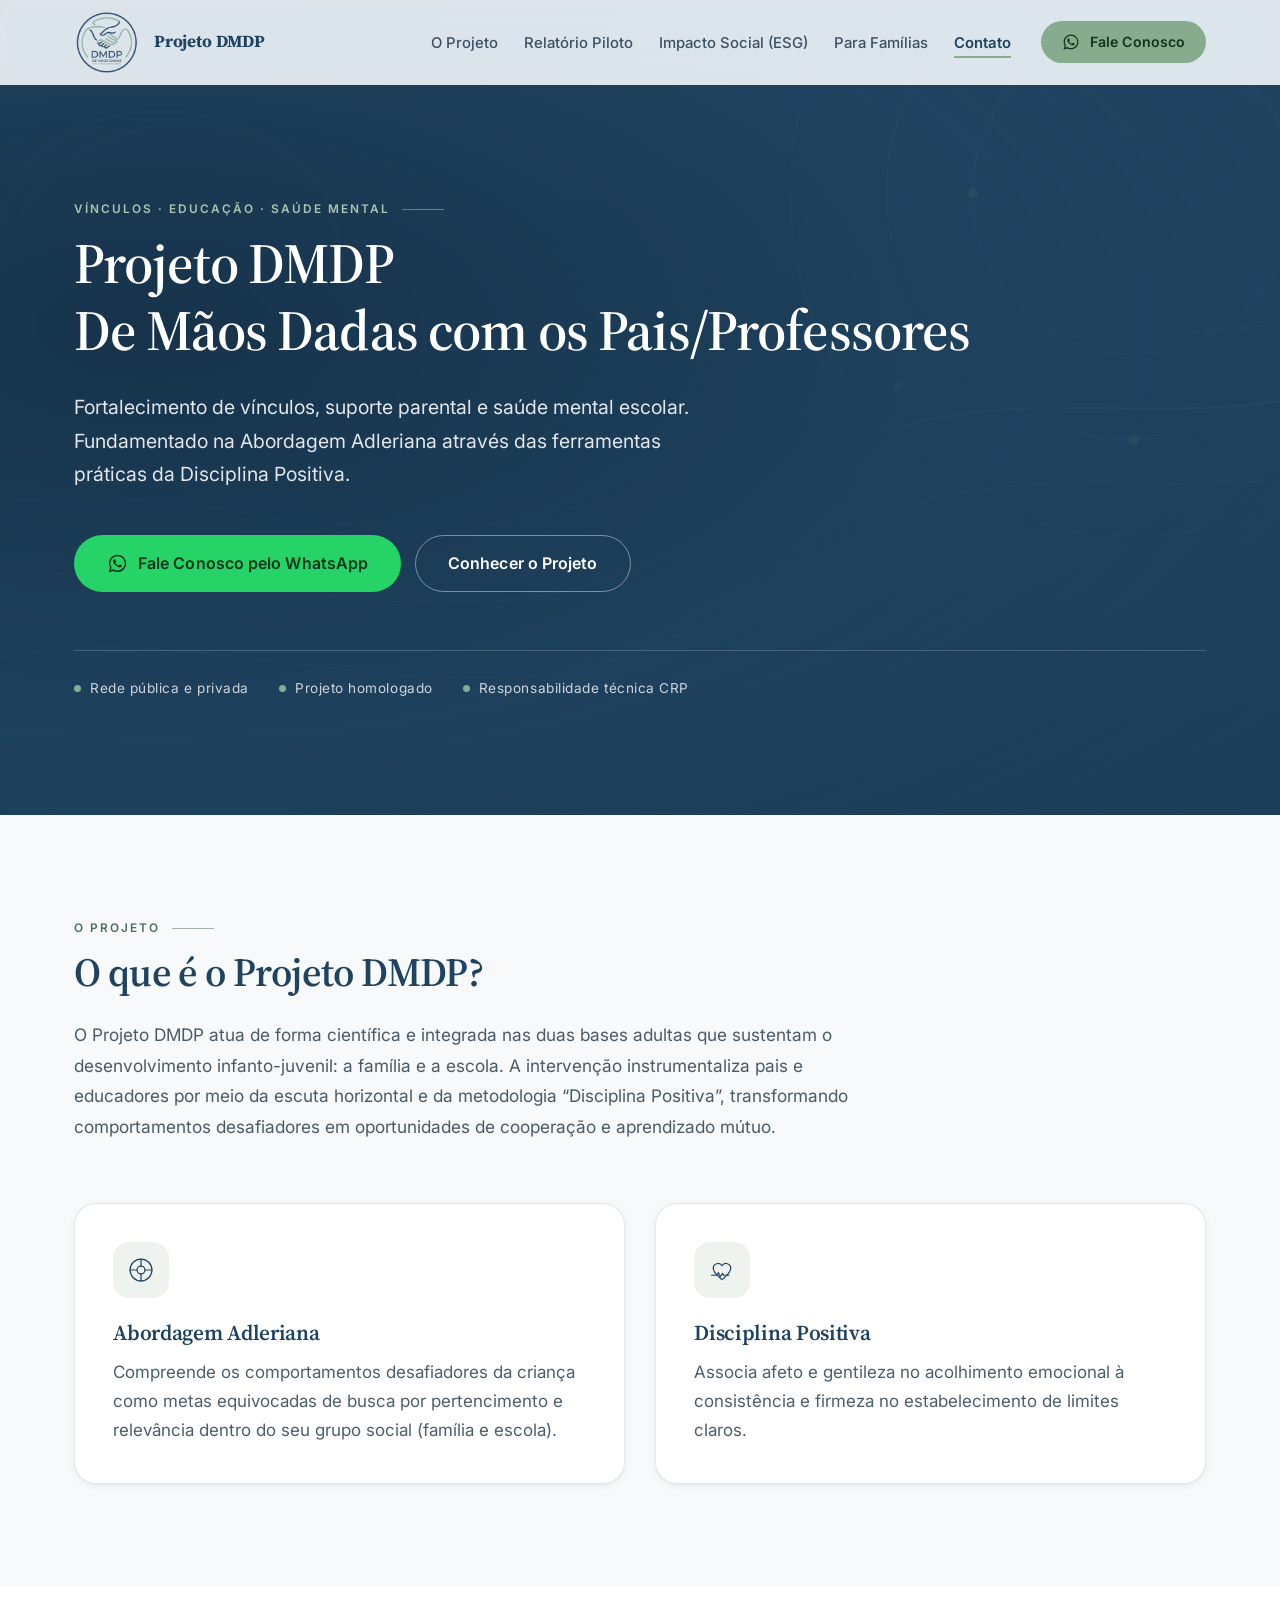
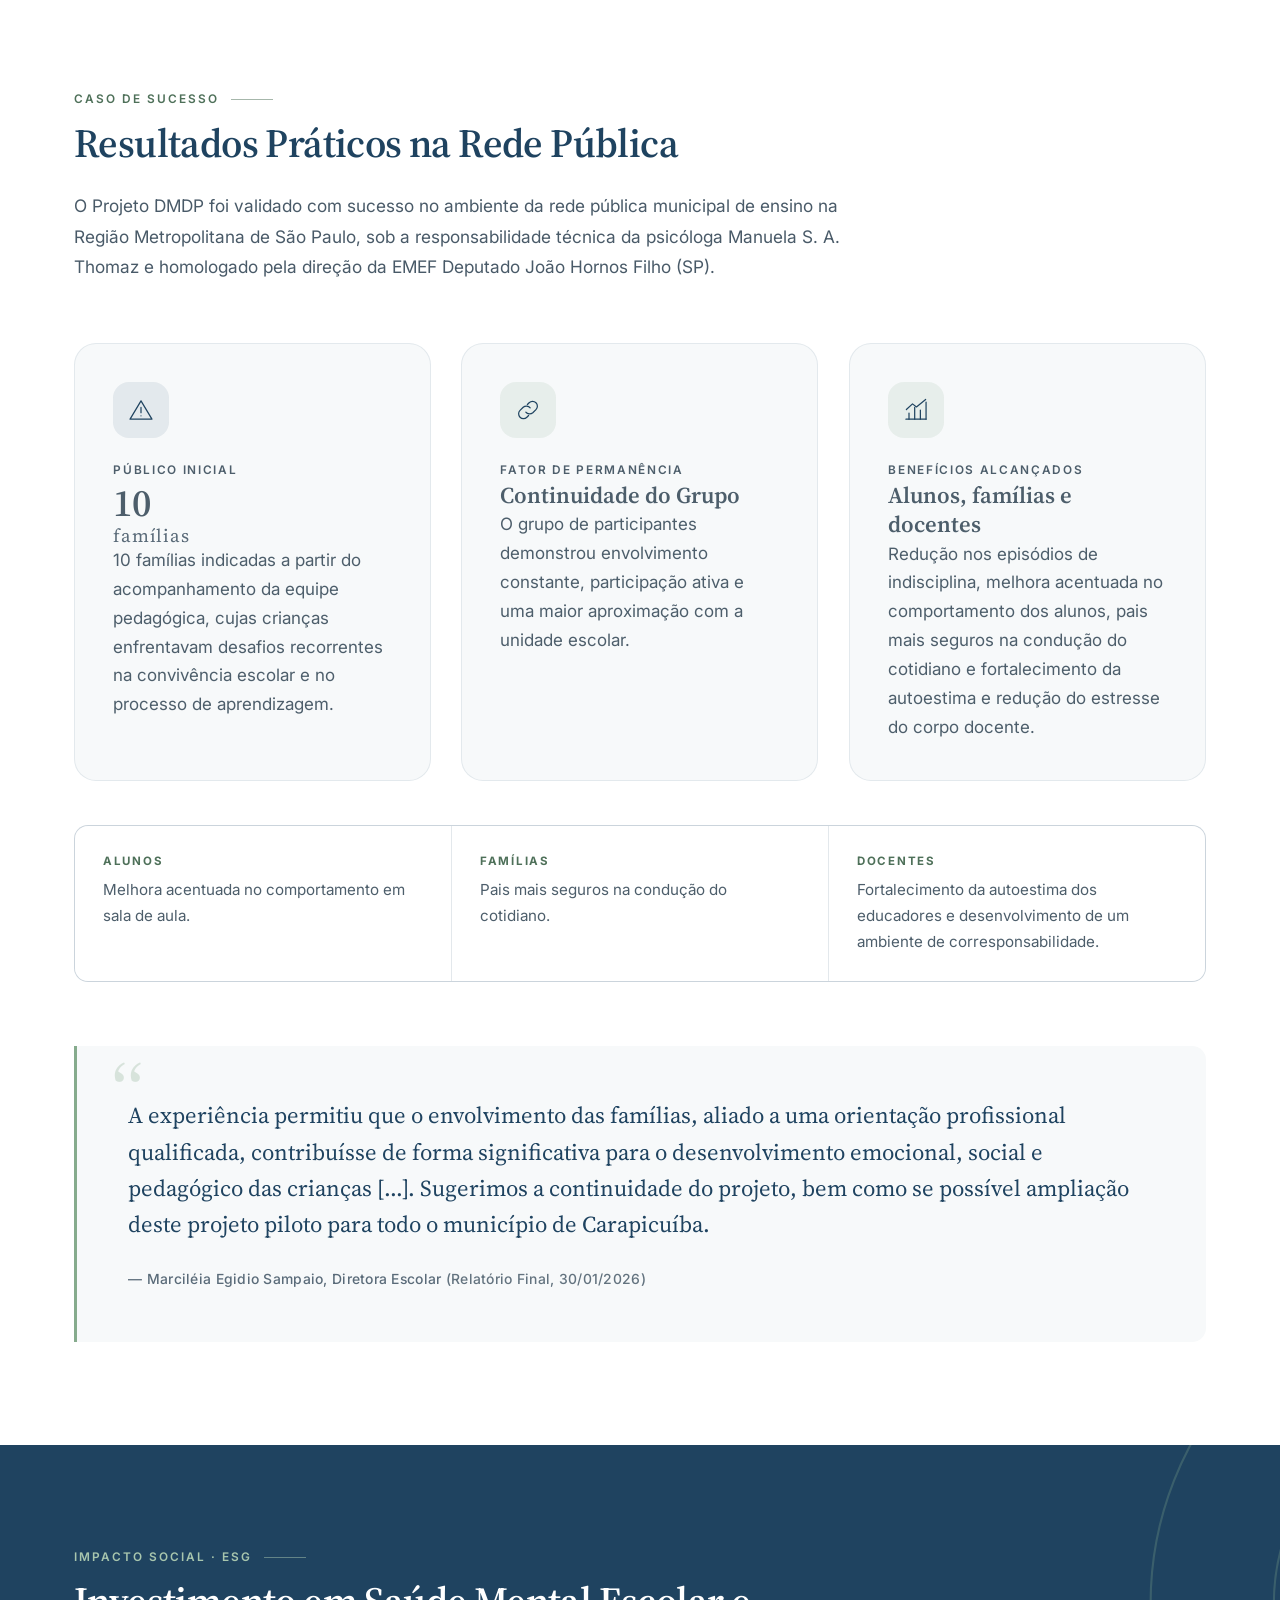
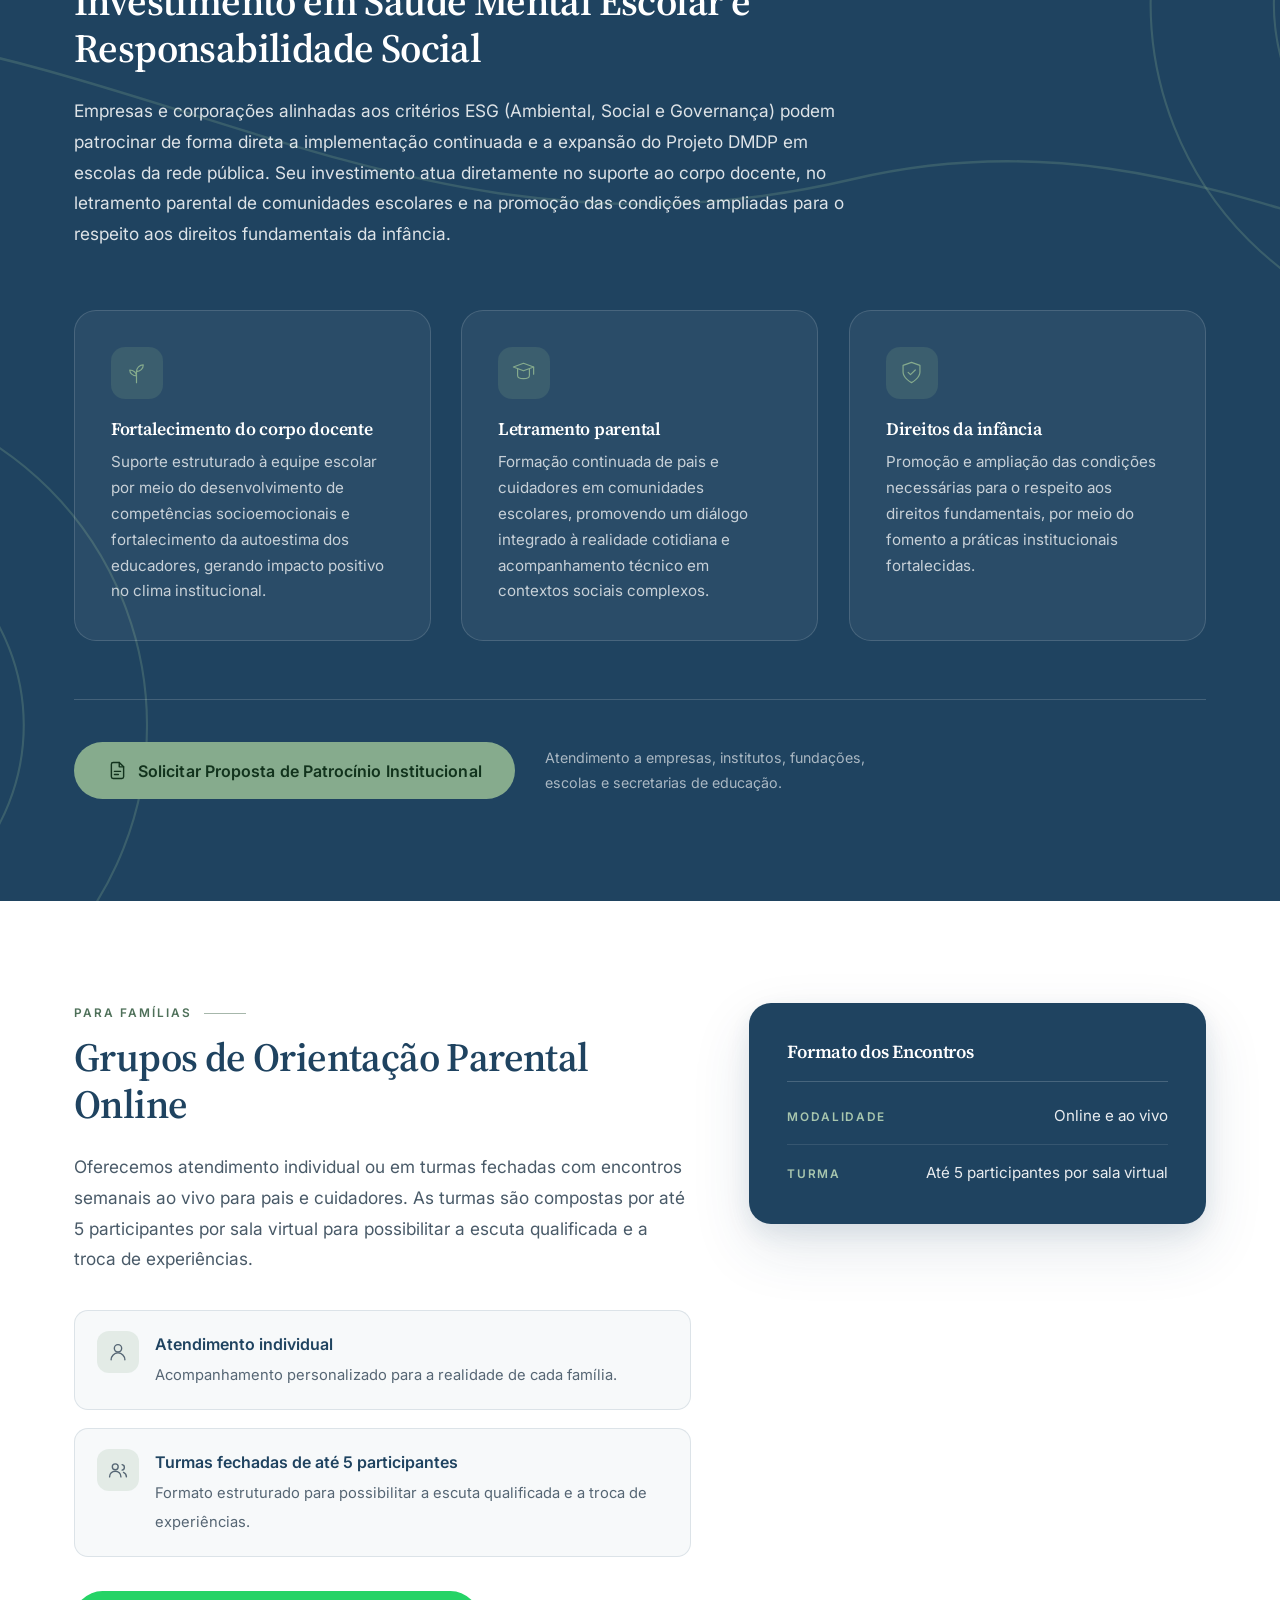
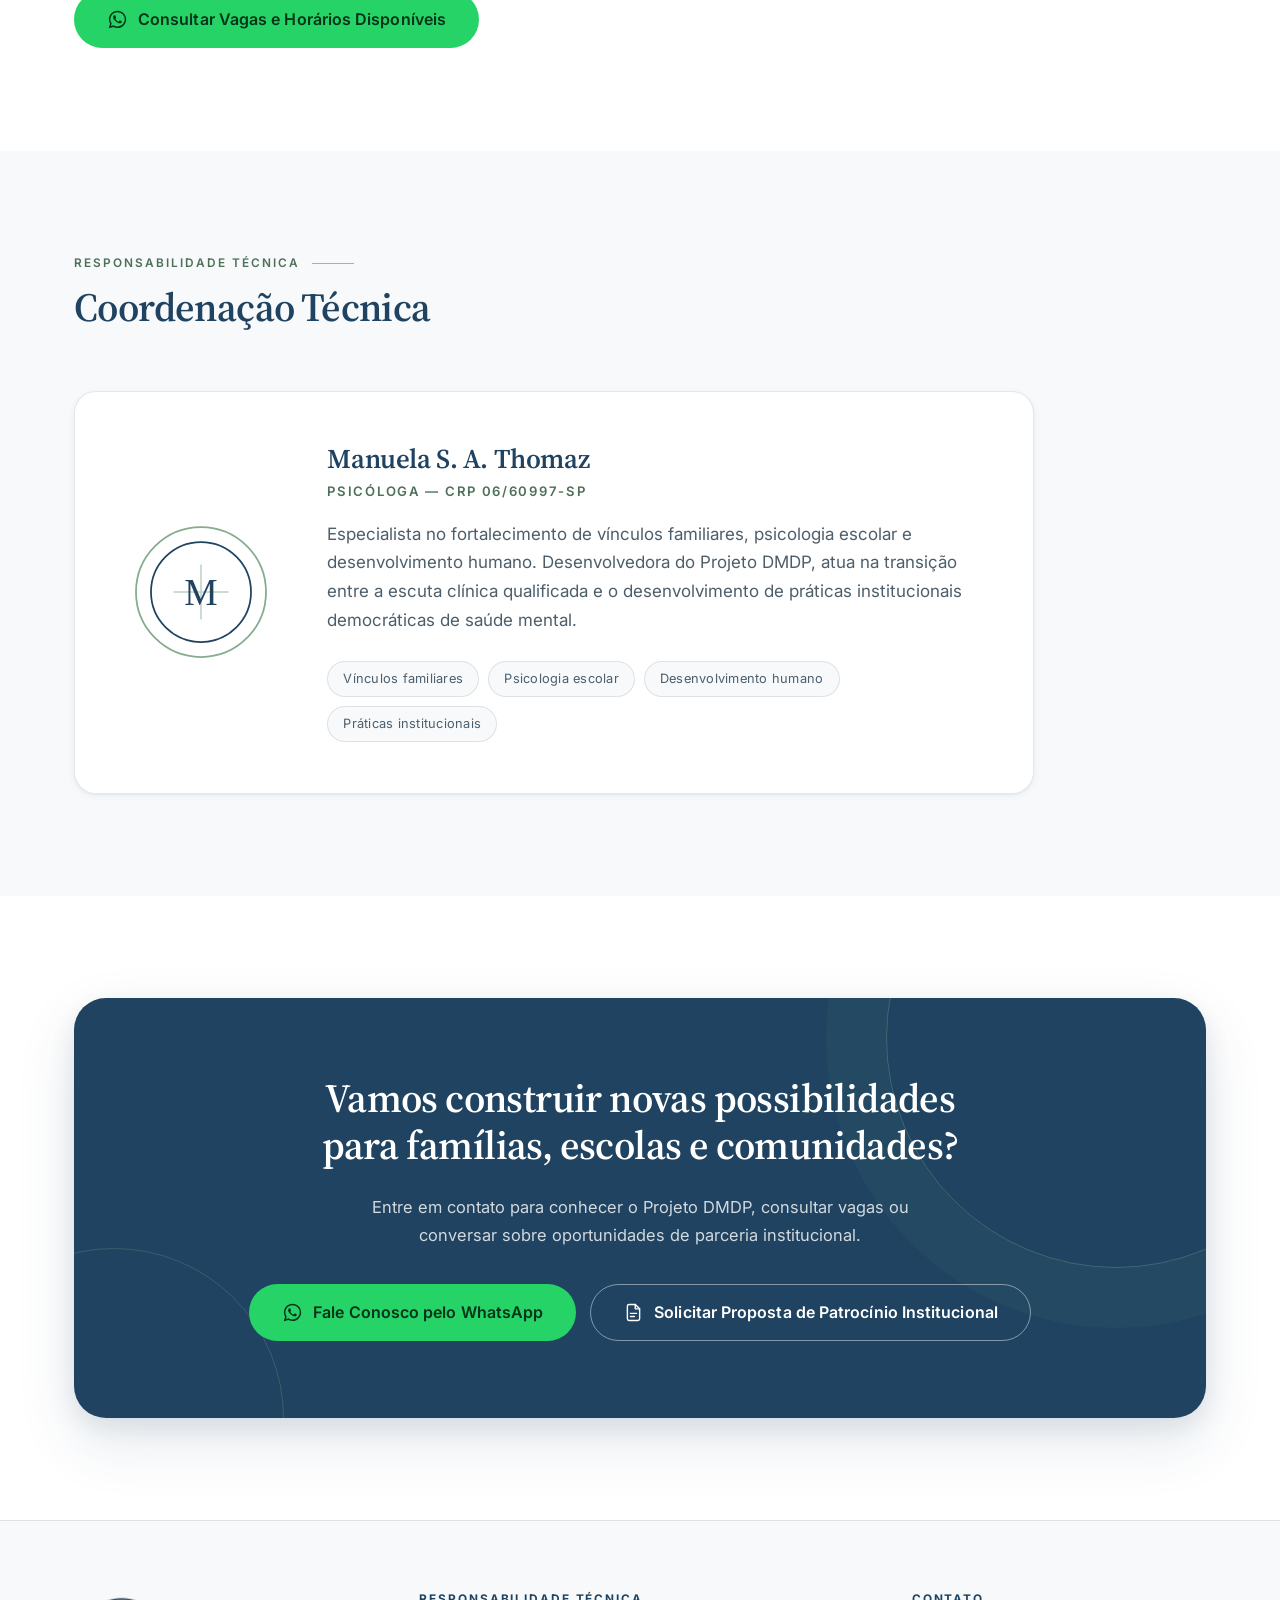
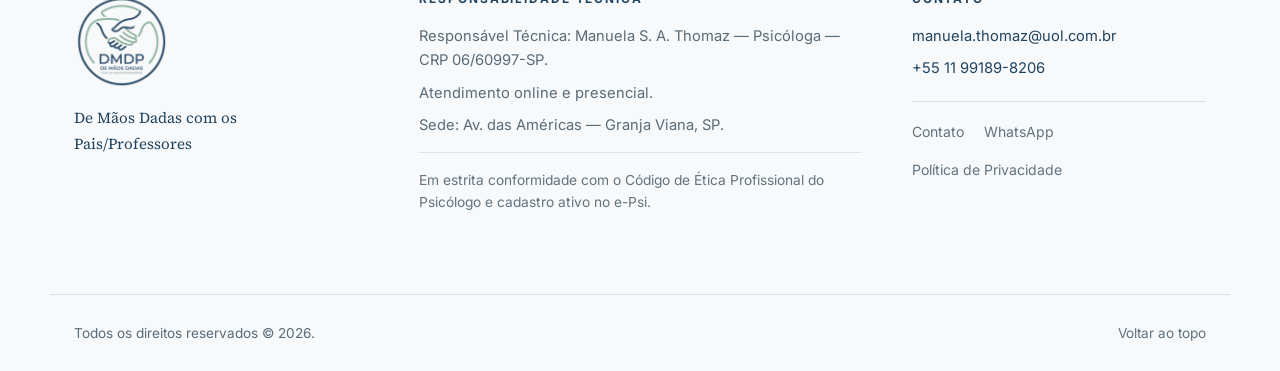
<file: index.html>
<!DOCTYPE html>
<html lang="pt-BR" class="no-js">
<head>
<meta charset="UTF-8">
<meta name="viewport" content="width=device-width, initial-scale=1">
<script>document.documentElement.classList.remove('no-js');</script>
<title>Projeto DMDP | De Mãos Dadas com os Pais/Professores</title>
<meta name="description" content="Projeto DMDP: fortalecimento de vínculos, orientação parental, saúde mental escolar e impacto social para famílias, escolas e instituições.">
<meta name="author" content="Manuela S. A. Thomaz — Psicóloga CRP 06/60997-SP">
<meta name="theme-color" content="#1F4360">
<meta name="robots" content="index, follow">
<link rel="canonical" href="https://www.dmdp.com.br/">

<!-- Open Graph -->
<meta property="og:type" content="website">
<meta property="og:locale" content="pt_BR">
<meta property="og:site_name" content="Projeto DMDP">
<meta property="og:url" content="https://www.dmdp.com.br/">
<meta property="og:title" content="Projeto DMDP | De Mãos Dadas com os Pais/Professores">
<meta property="og:description" content="Fortalecimento de vínculos, suporte parental e saúde mental escolar. Fundamentado na Abordagem Adleriana através das ferramentas práticas da Disciplina Positiva.">
<meta property="og:image" content="https://www.dmdp.com.br/assets/img/og-image.png">
<meta property="og:image:width" content="1200">
<meta property="og:image:height" content="630">
<meta property="og:image:alt" content="Logotipo do Projeto DMDP — De Mãos Dadas com os Pais/Professores">
<meta name="twitter:card" content="summary_large_image">

<link rel="icon" href="assets/img/favicon.svg" type="image/svg+xml">
<link rel="apple-touch-icon" href="assets/img/logo.png">

<link rel="preconnect" href="https://fonts.googleapis.com">
<link rel="preconnect" href="https://fonts.gstatic.com" crossorigin>
<link rel="stylesheet" href="https://fonts.googleapis.com/css2?family=Inter:wght@400;500;600;700&family=Source+Serif+4:opsz,wght@8..60,400;8..60,600;8..60,700&display=swap">
<link rel="stylesheet" href="assets/css/styles.css?v=3">

<script type="application/ld+json">
{
  "@context": "https://schema.org",
  "@type": "EducationalOrganization",
  "name": "Projeto DMDP — De Mãos Dadas com os Pais/Professores",
  "description": "Projeto DMDP: fortalecimento de vínculos, orientação parental, saúde mental escolar e impacto social para famílias, escolas e instituições.",
  "logo": "https://www.dmdp.com.br/assets/img/logo.png",
  "email": "manuela.thomaz@uol.com.br",
  "telephone": "+5511991898206",
  "address": {
    "@type": "PostalAddress",
    "streetAddress": "Av. das Américas — Granja Viana",
    "addressRegion": "SP",
    "addressCountry": "BR"
  },
  "founder": {
    "@type": "Person",
    "name": "Manuela S. A. Thomaz",
    "jobTitle": "Psicóloga — CRP 06/60997-SP"
  }
}
</script>
</head>

<body id="topo">
<a class="skip-link" href="#conteudo">Ir para o conteúdo principal</a>

<!-- ============ CABEÇALHO ============ -->
<header class="site-header">
  <div class="container header-inner">
    <a class="brand" href="#topo" aria-label="Projeto DMDP — início">
      <img src="assets/img/logo.png" alt="Logotipo do Projeto DMDP — De Mãos Dadas com os Pais/Professores"
           class="brand-logo" width="200" height="200"
           onerror="this.onerror=null;this.src='assets/img/logo.svg';">
      <span class="brand-text"><strong>Projeto DMDP</strong></span>
    </a>

    <button class="nav-toggle" id="navToggle" aria-expanded="false" aria-controls="navMenu" aria-label="Abrir menu de navegação">
      <span class="nav-toggle-bars" aria-hidden="true"><span></span><span></span><span></span></span>
    </button>

    <nav class="site-nav" id="navMenu" aria-label="Navegação principal">
      <ul class="nav-list">
        <li><a href="#projeto">O Projeto</a></li>
        <li><a href="#relatorio-piloto">Relatório Piloto</a></li>
        <li><a href="#impacto-social">Impacto Social (ESG)</a></li>
        <li><a href="#familias">Para Famílias</a></li>
        <li><a href="#contato">Contato</a></li>
      </ul>
      <a class="btn btn-nav" href="https://wa.me/5511991898206?text=Ol%C3%A1%21%20Gostaria%20de%20receber%20mais%20informa%C3%A7%C3%B5es%20sobre%20o%20Projeto%20DMDP." target="_blank" rel="noopener">
        <svg class="ico" viewBox="0 0 24 24" aria-hidden="true" focusable="false"><path fill="currentColor" d="M12.04 2C6.6 2 2.2 6.4 2.2 11.84c0 1.74.46 3.44 1.32 4.94L2 22l5.36-1.4a9.8 9.8 0 0 0 4.68 1.2h.01c5.43 0 9.84-4.4 9.84-9.84C21.89 6.4 17.48 2 12.04 2Zm0 17.98h-.01a8.2 8.2 0 0 1-4.16-1.14l-.3-.18-3.1.81.83-3.02-.2-.31a8.14 8.14 0 0 1-1.25-4.3c0-4.51 3.68-8.18 8.2-8.18a8.18 8.18 0 0 1 8.18 8.19c0 4.51-3.67 8.13-8.19 8.13Zm4.49-6.09c-.25-.13-1.46-.72-1.68-.8-.23-.08-.39-.13-.56.12-.16.25-.64.8-.78.97-.14.16-.29.19-.53.06-.25-.12-1.04-.38-1.98-1.22-.73-.65-1.23-1.46-1.37-1.7-.14-.25-.02-.38.11-.5.11-.11.25-.29.37-.44.13-.15.17-.25.25-.42.08-.16.04-.31-.02-.44-.06-.12-.56-1.35-.77-1.84-.2-.48-.4-.42-.56-.43h-.47c-.16 0-.43.06-.65.31-.23.25-.85.83-.85 2.03s.87 2.35.99 2.51c.12.17 1.72 2.62 4.16 3.68.58.25 1.03.4 1.39.51.58.19 1.11.16 1.53.1.47-.07 1.46-.6 1.66-1.18.21-.58.21-1.07.14-1.18-.06-.11-.22-.17-.47-.29Z"/></svg>
        Fale Conosco
      </a>
    </nav>
  </div>
</header>
<div class="nav-backdrop" id="navBackdrop" hidden></div>

<main id="conteudo">

  <!-- ============ HERO ============ -->
  <section class="hero" aria-labelledby="hero-titulo">
    <div class="hero-art" aria-hidden="true">
      <svg viewBox="0 0 1440 760" preserveAspectRatio="xMidYMid slice" focusable="false">
        <defs>
          <linearGradient id="gradArco" x1="0" y1="0" x2="1" y2="1">
            <stop offset="0%" stop-color="#86AB8D"/>
            <stop offset="100%" stop-color="#7A8B99"/>
          </linearGradient>
        </defs>
        <g fill="none" stroke="url(#gradArco)" stroke-linecap="round">
          <path d="M-60 620 C 240 400 520 700 820 470 C 1060 288 1240 470 1520 300" stroke-width="1.5" opacity=".55"/>
          <path d="M-60 690 C 260 470 540 770 840 540 C 1080 358 1260 540 1540 370" stroke-width="1.5" opacity=".35"/>
          <path d="M-60 550 C 220 330 500 630 800 400 C 1040 218 1220 400 1500 230" stroke-width="1.5" opacity=".22"/>
        </g>
        <g stroke="#86AB8D" stroke-width="1.2" opacity=".38" fill="none">
          <circle cx="1180" cy="180" r="150"/>
          <circle cx="1180" cy="180" r="230"/>
          <circle cx="1180" cy="180" r="320"/>
        </g>
        <g fill="#86AB8D" opacity=".7">
          <circle cx="1030" cy="180" r="5"/><circle cx="1180" cy="30" r="5"/>
          <circle cx="1330" cy="180" r="5"/><circle cx="1180" cy="410" r="5"/>
          <circle cx="960" cy="360" r="4"/><circle cx="1390" cy="60" r="4"/>
        </g>
        <g fill="none" stroke="#FFFFFF" stroke-width="2.5" opacity=".14" stroke-linecap="round">
          <path d="M120 250 C 116 150 200 92 300 106 C 360 115 406 148 434 188"/>
          <path d="M440 254 C 446 158 368 102 274 116 C 214 125 168 158 144 198"/>
        </g>
      </svg>
    </div>
    <div class="hero-overlay" aria-hidden="true"></div>

    <div class="container hero-inner">
      <p class="eyebrow">Vínculos · Educação · Saúde Mental</p>
      <h1 id="hero-titulo">Projeto DMDP<br>De Mãos Dadas com os Pais/Professores</h1>
      <p class="hero-sub">
        Fortalecimento de vínculos, suporte parental e saúde mental escolar. Fundamentado na Abordagem
        Adleriana através das ferramentas práticas da Disciplina Positiva.
      </p>
      <div class="hero-actions">
        <a class="btn btn-whats btn-lg" href="https://wa.me/5511991898206?text=Ol%C3%A1%21%20Gostaria%20de%20receber%20mais%20informa%C3%A7%C3%B5es%20sobre%20o%20Projeto%20DMDP." target="_blank" rel="noopener">
          <svg class="ico" viewBox="0 0 24 24" aria-hidden="true" focusable="false"><path fill="currentColor" d="M12.04 2C6.6 2 2.2 6.4 2.2 11.84c0 1.74.46 3.44 1.32 4.94L2 22l5.36-1.4a9.8 9.8 0 0 0 4.68 1.2h.01c5.43 0 9.84-4.4 9.84-9.84C21.89 6.4 17.48 2 12.04 2Zm0 17.98h-.01a8.2 8.2 0 0 1-4.16-1.14l-.3-.18-3.1.81.83-3.02-.2-.31a8.14 8.14 0 0 1-1.25-4.3c0-4.51 3.68-8.18 8.2-8.18a8.18 8.18 0 0 1 8.18 8.19c0 4.51-3.67 8.13-8.19 8.13Zm4.49-6.09c-.25-.13-1.46-.72-1.68-.8-.23-.08-.39-.13-.56.12-.16.25-.64.8-.78.97-.14.16-.29.19-.53.06-.25-.12-1.04-.38-1.98-1.22-.73-.65-1.23-1.46-1.37-1.7-.14-.25-.02-.38.11-.5.11-.11.25-.29.37-.44.13-.15.17-.25.25-.42.08-.16.04-.31-.02-.44-.06-.12-.56-1.35-.77-1.84-.2-.48-.4-.42-.56-.43h-.47c-.16 0-.43.06-.65.31-.23.25-.85.83-.85 2.03s.87 2.35.99 2.51c.12.17 1.72 2.62 4.16 3.68.58.25 1.03.4 1.39.51.58.19 1.11.16 1.53.1.47-.07 1.46-.6 1.66-1.18.21-.58.21-1.07.14-1.18-.06-.11-.22-.17-.47-.29Z"/></svg>
          Fale Conosco pelo WhatsApp
        </a>
        <a class="btn btn-ghost btn-lg" href="#projeto">Conhecer o Projeto</a>
      </div>

      <ul class="hero-marks">
        <li>Rede pública e privada</li>
        <li>Projeto homologado</li>
        <li>Responsabilidade técnica CRP</li>
      </ul>
    </div>
  </section>

  <!-- ============ O PROJETO ============ -->
  <section class="section section-gelo" id="projeto" aria-labelledby="projeto-titulo">
    <div class="container">
      <div class="section-head reveal">
        <p class="eyebrow eyebrow-dark">O Projeto</p>
        <h2 id="projeto-titulo">O que é o Projeto DMDP?</h2>
        <p class="lead">
          O Projeto DMDP atua de forma científica e integrada nas duas bases adultas que sustentam o
          desenvolvimento infanto-juvenil: a família e a escola. A intervenção instrumentaliza pais e
          educadores por meio da escuta horizontal e da metodologia “Disciplina Positiva”, transformando
          comportamentos desafiadores em oportunidades de cooperação e aprendizado mútuo.
        </p>
      </div>

      <div class="grid grid-2">
        <article class="card reveal">
          <span class="card-icon" aria-hidden="true">
            <svg viewBox="0 0 32 32" fill="none" stroke="currentColor" stroke-width="1.4" stroke-linecap="round" stroke-linejoin="round" focusable="false">
              <circle cx="16" cy="16" r="12.5"/>
              <circle cx="16" cy="16" r="4.5"/>
              <path d="M16 3.5v8M16 20.5v8M3.5 16h8M20.5 16h8"/>
            </svg>
          </span>
          <h3>Abordagem Adleriana</h3>
          <p>
            Compreende os comportamentos desafiadores da criança como metas equivocadas de busca por
            pertencimento e relevância dentro do seu grupo social (família e escola).
          </p>
        </article>

        <article class="card reveal">
          <span class="card-icon" aria-hidden="true">
            <svg viewBox="0 0 32 32" fill="none" stroke="currentColor" stroke-width="1.4" stroke-linecap="round" stroke-linejoin="round" focusable="false">
              <path d="M16 27c-5-4.5-10-7.6-10-13a5.4 5.4 0 0 1 10-2.8A5.4 5.4 0 0 1 26 14c0 5.4-5 8.5-10 13Z"/>
              <path d="M4 22h6l2-3 2 5 2.4-4 1.6 2h6"/>
            </svg>
          </span>
          <h3>Disciplina Positiva</h3>
          <p>
            Associa afeto e gentileza no acolhimento emocional à consistência e firmeza no estabelecimento
            de limites claros.
          </p>
        </article>
      </div>
    </div>
  </section>

  <!-- ============ RELATÓRIO PILOTO ============ -->
  <section class="section" id="relatorio-piloto" aria-labelledby="piloto-titulo">
    <div class="container">
      <div class="section-head reveal">
        <p class="eyebrow eyebrow-dark">Caso de Sucesso</p>
        <h2 id="piloto-titulo">Resultados Práticos na Rede Pública</h2>
        <p class="lead">
          O Projeto DMDP foi validado com sucesso no ambiente da rede pública municipal de ensino na Região
          Metropolitana de São Paulo, sob a responsabilidade técnica da psicóloga Manuela S. A. Thomaz e
          homologado pela direção da EMEF Deputado João Hornos Filho (SP).
        </p>
      </div>

      <div class="grid grid-3 indicadores">
        <article class="card card-flat reveal">
          <span class="card-icon icon-alert" aria-hidden="true">
            <svg viewBox="0 0 32 32" fill="none" stroke="currentColor" stroke-width="1.4" stroke-linecap="round" stroke-linejoin="round" focusable="false">
              <path d="M16 5.5 28.5 26.5H3.5L16 5.5Z"/>
              <path d="M16 13v6M16 22.6v.1"/>
            </svg>
          </span>
          <p class="ind-label">Público Inicial</p>
          <p class="ind-number">10 <span>famílias</span></p>
          <p>
            10 famílias indicadas a partir do acompanhamento da equipe pedagógica, cujas crianças
            enfrentavam desafios recorrentes na convivência escolar e no processo de aprendizagem.
          </p>
        </article>

        <article class="card card-flat reveal">
          <span class="card-icon" aria-hidden="true">
            <svg viewBox="0 0 32 32" fill="none" stroke="currentColor" stroke-width="1.4" stroke-linecap="round" stroke-linejoin="round" focusable="false">
              <path d="M13.5 18.5a5.5 5.5 0 0 0 8 .6l3.6-3.6a5.5 5.5 0 0 0-7.8-7.8l-2 2"/>
              <path d="M18.5 13.5a5.5 5.5 0 0 0-8-.6l-3.6 3.6a5.5 5.5 0 0 0 7.8 7.8l2-2"/>
            </svg>
          </span>
          <p class="ind-label">Fator de Permanência</p>
          <p class="ind-number ind-number-text">Continuidade do Grupo</p>
          <p>
            O grupo de participantes demonstrou envolvimento constante, participação ativa e uma maior
            aproximação com a unidade escolar.
          </p>
        </article>

        <article class="card card-flat reveal">
          <span class="card-icon" aria-hidden="true">
            <svg viewBox="0 0 32 32" fill="none" stroke="currentColor" stroke-width="1.4" stroke-linecap="round" stroke-linejoin="round" focusable="false">
              <path d="M4.5 26.5h23"/>
              <path d="M8 26.5v-7M14.5 26.5V13M21 26.5v-10.5M27.5 26.5V7"/>
              <path d="M5 15.5 12 9l4.5 3.5L27 4"/>
            </svg>
          </span>
          <p class="ind-label">Benefícios Alcançados</p>
          <p class="ind-number ind-number-text">Alunos, famílias e docentes</p>
          <p>
            Redução nos episódios de indisciplina, melhora acentuada no comportamento dos alunos, pais mais
            seguros na condução do cotidiano e fortalecimento da autoestima e redução do estresse do corpo
            docente.
          </p>
        </article>
      </div>

      <ul class="resultados reveal">
        <li><strong>Alunos</strong> Melhora acentuada no comportamento em sala de aula.</li>
        <li><strong>Famílias</strong> Pais mais seguros na condução do cotidiano.</li>
        <li><strong>Docentes</strong> Fortalecimento da autoestima dos educadores e desenvolvimento de um ambiente de corresponsabilidade.</li>
      </ul>

      <figure class="citacao reveal">
        <span class="citacao-mark" aria-hidden="true">“</span>
        <blockquote>
          <p>
            A experiência permitiu que o envolvimento das famílias, aliado a uma orientação profissional
            qualificada, contribuísse de forma significativa para o desenvolvimento emocional, social e
            pedagógico das crianças [...]. Sugerimos a continuidade do projeto, bem como se possível
            ampliação deste projeto piloto para todo o município de Carapicuíba.
          </p>
        </blockquote>
        <figcaption>
          — Marciléia Egidio Sampaio, Diretora Escolar <span>(Relatório Final, 30/01/2026)</span>
        </figcaption>
      </figure>
    </div>
  </section>

  <!-- ============ IMPACTO SOCIAL / ESG ============ -->
  <section class="section section-azul" id="impacto-social" aria-labelledby="esg-titulo">
    <div class="esg-art" aria-hidden="true">
      <svg viewBox="0 0 1200 600" preserveAspectRatio="xMidYMid slice" focusable="false">
        <g fill="none" stroke="#86AB8D" stroke-width="1.2" opacity=".3">
          <circle cx="130" cy="500" r="120"/><circle cx="130" cy="500" r="190"/>
          <circle cx="1080" cy="90" r="120"/><circle cx="1080" cy="90" r="190"/>
        </g>
        <path d="M-40 120 C 260 40 420 260 720 190 C 940 138 1060 300 1300 240" fill="none" stroke="#86AB8D" stroke-width="1.4" opacity=".28"/>
      </svg>
    </div>

    <div class="container esg-inner">
      <div class="section-head reveal">
        <p class="eyebrow">Impacto Social · ESG</p>
        <h2 id="esg-titulo">Investimento em Saúde Mental Escolar e Responsabilidade Social</h2>
        <p class="lead">
          Empresas e corporações alinhadas aos critérios ESG (Ambiental, Social e Governança) podem
          patrocinar de forma direta a implementação continuada e a expansão do Projeto DMDP em escolas da
          rede pública. Seu investimento atua diretamente no suporte ao corpo docente, no letramento
          parental de comunidades escolares e na promoção das condições ampliadas para o respeito aos
          direitos fundamentais da infância.
        </p>
      </div>

      <div class="grid grid-3 esg-pilares">
        <article class="pilar reveal">
          <span class="pilar-icon" aria-hidden="true">
            <svg viewBox="0 0 32 32" fill="none" stroke="currentColor" stroke-width="1.4" stroke-linecap="round" stroke-linejoin="round" focusable="false">
              <path d="M16 28V15"/>
              <path d="M16 15c0-4.4 3.6-8 8-8 0 4.4-3.6 8-8 8Z"/>
              <path d="M16 20c-4.4 0-8-3.1-8-7 4.4 0 8 3.1 8 7Z"/>
            </svg>
          </span>
          <h3>Fortalecimento do corpo docente</h3>
          <p>Suporte estruturado à equipe escolar por meio do desenvolvimento de competências socioemocionais e fortalecimento da autoestima dos educadores, gerando impacto positivo no clima institucional.</p>
        </article>

        <article class="pilar reveal">
          <span class="pilar-icon" aria-hidden="true">
            <svg viewBox="0 0 32 32" fill="none" stroke="currentColor" stroke-width="1.4" stroke-linecap="round" stroke-linejoin="round" focusable="false">
              <path d="M4 9.5 16 5l12 4.5-12 4.5L4 9.5Z"/>
              <path d="M9 12v7.5c0 2.2 3.1 3.8 7 3.8s7-1.6 7-3.8V12"/>
              <path d="M28 9.5V18"/>
            </svg>
          </span>
          <h3>Letramento parental</h3>
          <p>Formação continuada de pais e cuidadores em comunidades escolares, promovendo um diálogo integrado à realidade cotidiana e acompanhamento técnico em contextos sociais complexos.</p>
        </article>

        <article class="pilar reveal">
          <span class="pilar-icon" aria-hidden="true">
            <svg viewBox="0 0 32 32" fill="none" stroke="currentColor" stroke-width="1.4" stroke-linecap="round" stroke-linejoin="round" focusable="false">
              <path d="M16 28s10-5.3 10-12.6V7.6L16 4 6 7.6v7.8C6 22.7 16 28 16 28Z"/>
              <path d="M12 15.8l2.8 2.8L20.5 13"/>
            </svg>
          </span>
          <h3>Direitos da infância</h3>
          <p>Promoção e ampliação das condições necessárias para o respeito aos direitos fundamentais, por meio do fomento a práticas institucionais fortalecidas.</p>
        </article>
      </div>

      <div class="esg-cta reveal">
        <a class="btn btn-verde btn-lg" href="https://wa.me/5511991898206?text=Ol%C3%A1%21%20Acessei%20o%20site%20e%20gostaria%20de%20solicitar%20a%20proposta%20completa%20do%20Projeto%20DMDP%20para%20avaliar%20uma%20parceria%20de%20Patroc%C3%ADnio%20Institucional%20e%20Impacto%20Social%20%28ESG%29." target="_blank" rel="noopener">
          <svg class="ico" viewBox="0 0 24 24" fill="none" stroke="currentColor" stroke-width="1.6" stroke-linecap="round" stroke-linejoin="round" aria-hidden="true" focusable="false">
            <path d="M14 2.8H7a2 2 0 0 0-2 2v14.4a2 2 0 0 0 2 2h10a2 2 0 0 0 2-2V7.8L14 2.8Z"/>
            <path d="M14 2.8v5h5M8.5 13h7M8.5 16.5h4.5"/>
          </svg>
          Solicitar Proposta de Patrocínio Institucional
        </a>
        <p class="esg-nota">Atendimento a empresas, institutos, fundações, escolas e secretarias de educação.</p>
      </div>
    </div>
  </section>

  <!-- ============ PARA FAMÍLIAS ============ -->
  <section class="section" id="familias" aria-labelledby="familias-titulo">
    <div class="container">
      <div class="familias-grid">
        <div class="familias-texto reveal">
          <p class="eyebrow eyebrow-dark">Para Famílias</p>
          <h2 id="familias-titulo">Grupos de Orientação Parental Online</h2>
          <p class="lead">
            Oferecemos atendimento individual ou em turmas fechadas com encontros semanais ao vivo para
            pais e cuidadores. As turmas são compostas por até 5 participantes por sala virtual para
            possibilitar a escuta qualificada e a troca de experiências.
          </p>

          <ul class="destaques">
            <li>
              <span class="destaque-icon" aria-hidden="true">
                <svg viewBox="0 0 24 24" fill="none" stroke="currentColor" stroke-width="1.5" stroke-linecap="round" stroke-linejoin="round" focusable="false">
                  <circle cx="12" cy="8" r="4"/><path d="M4.5 20.5a7.5 7.5 0 0 1 15 0"/>
                </svg>
              </span>
              <div>
                <strong>Atendimento individual</strong>
                <span>Acompanhamento personalizado para a realidade de cada família.</span>
              </div>
            </li>
            <li>
              <span class="destaque-icon" aria-hidden="true">
                <svg viewBox="0 0 24 24" fill="none" stroke="currentColor" stroke-width="1.5" stroke-linecap="round" stroke-linejoin="round" focusable="false">
                  <circle cx="9" cy="8.5" r="3.2"/><path d="M2.8 19.5a6.2 6.2 0 0 1 12.4 0"/>
                  <path d="M16.5 6.2a3 3 0 0 1 0 5.9M18 14.6a5.6 5.6 0 0 1 3.2 4.9"/>
                </svg>
              </span>
              <div>
                <strong>Turmas fechadas de até 5 participantes</strong>
                <span>Formato estruturado para possibilitar a escuta qualificada e a troca de experiências.</span>
              </div>
            </li>
          </ul>

          <a class="btn btn-whats btn-lg" href="https://wa.me/5511991898206?text=Ol%C3%A1%21%20Gostaria%20de%20receber%20mais%20informa%C3%A7%C3%B5es%20sobre%20as%20vagas%20e%20hor%C3%A1rios%20dispon%C3%ADveis%20para%20Orienta%C3%A7%C3%A3o%20Parental" target="_blank" rel="noopener">
            <svg class="ico" viewBox="0 0 24 24" aria-hidden="true" focusable="false"><path fill="currentColor" d="M12.04 2C6.6 2 2.2 6.4 2.2 11.84c0 1.74.46 3.44 1.32 4.94L2 22l5.36-1.4a9.8 9.8 0 0 0 4.68 1.2h.01c5.43 0 9.84-4.4 9.84-9.84C21.89 6.4 17.48 2 12.04 2Zm0 17.98h-.01a8.2 8.2 0 0 1-4.16-1.14l-.3-.18-3.1.81.83-3.02-.2-.31a8.14 8.14 0 0 1-1.25-4.3c0-4.51 3.68-8.18 8.2-8.18a8.18 8.18 0 0 1 8.18 8.19c0 4.51-3.67 8.13-8.19 8.13Zm4.49-6.09c-.25-.13-1.46-.72-1.68-.8-.23-.08-.39-.13-.56.12-.16.25-.64.8-.78.97-.14.16-.29.19-.53.06-.25-.12-1.04-.38-1.98-1.22-.73-.65-1.23-1.46-1.37-1.7-.14-.25-.02-.38.11-.5.11-.11.25-.29.37-.44.13-.15.17-.25.25-.42.08-.16.04-.31-.02-.44-.06-.12-.56-1.35-.77-1.84-.2-.48-.4-.42-.56-.43h-.47c-.16 0-.43.06-.65.31-.23.25-.85.83-.85 2.03s.87 2.35.99 2.51c.12.17 1.72 2.62 4.16 3.68.58.25 1.03.4 1.39.51.58.19 1.11.16 1.53.1.47-.07 1.46-.6 1.66-1.18.21-.58.21-1.07.14-1.18-.06-.11-.22-.17-.47-.29Z"/></svg>
            Consultar Vagas e Horários Disponíveis
          </a>
        </div>

        <aside class="familias-quadro reveal" aria-label="Formato dos Encontros">
          <h3>Formato dos Encontros</h3>
          <dl class="quadro-lista">
            <div><dt>Modalidade</dt><dd>Online e ao vivo</dd></div>
            <div><dt>Turma</dt><dd>Até 5 participantes por sala virtual</dd></div>
          </dl>
        </aside>
      </div>
    </div>
  </section>

  <!-- ============ COORDENAÇÃO TÉCNICA ============ -->
  <section class="section section-gelo" id="coordenacao" aria-labelledby="coord-titulo">
    <div class="container">
      <div class="section-head reveal">
        <p class="eyebrow eyebrow-dark">Responsabilidade Técnica</p>
        <h2 id="coord-titulo">Coordenação Técnica</h2>
      </div>

      <div class="coord-card reveal">
        <div class="coord-selo" aria-hidden="true">
          <svg viewBox="0 0 120 120" fill="none" focusable="false">
            <circle cx="60" cy="60" r="52" stroke="#86AB8D" stroke-width="1.4"/>
            <circle cx="60" cy="60" r="40" stroke="#1F4360" stroke-width="1.4"/>
            <path d="M60 38v44M38 60h44" stroke="#86AB8D" stroke-width="1.2" opacity=".55"/>
            <text x="60" y="70" text-anchor="middle" font-family="Georgia, serif" font-size="30" fill="#1F4360">M</text>
          </svg>
        </div>
        <div class="coord-conteudo">
          <h3>Manuela S. A. Thomaz</h3>
          <p class="coord-cargo">Psicóloga — CRP 06/60997-SP</p>
          <p>
            Especialista no fortalecimento de vínculos familiares, psicologia escolar e desenvolvimento
            humano. Desenvolvedora do Projeto DMDP, atua na transição entre a escuta clínica qualificada e o
            desenvolvimento de práticas institucionais democráticas de saúde mental.
          </p>
          <ul class="coord-tags">
            <li>Vínculos familiares</li>
            <li>Psicologia escolar</li>
            <li>Desenvolvimento humano</li>
            <li>Práticas institucionais</li>
          </ul>
        </div>
      </div>
    </div>
  </section>

  <!-- ============ CTA FINAL ============ -->
  <section class="section section-cta" id="contato" aria-labelledby="cta-titulo">
    <div class="container">
      <div class="cta-box reveal">
        <h2 id="cta-titulo">Vamos construir novas possibilidades para famílias, escolas e comunidades?</h2>
        <p>
          Entre em contato para conhecer o Projeto DMDP, consultar vagas ou conversar sobre oportunidades de
          parceria institucional.
        </p>
        <div class="cta-actions">
          <a class="btn btn-whats btn-lg" href="https://wa.me/5511991898206?text=Ol%C3%A1%21%20Gostaria%20de%20receber%20mais%20informa%C3%A7%C3%B5es%20sobre%20o%20Projeto%20DMDP." target="_blank" rel="noopener">
            <svg class="ico" viewBox="0 0 24 24" aria-hidden="true" focusable="false"><path fill="currentColor" d="M12.04 2C6.6 2 2.2 6.4 2.2 11.84c0 1.74.46 3.44 1.32 4.94L2 22l5.36-1.4a9.8 9.8 0 0 0 4.68 1.2h.01c5.43 0 9.84-4.4 9.84-9.84C21.89 6.4 17.48 2 12.04 2Zm0 17.98h-.01a8.2 8.2 0 0 1-4.16-1.14l-.3-.18-3.1.81.83-3.02-.2-.31a8.14 8.14 0 0 1-1.25-4.3c0-4.51 3.68-8.18 8.2-8.18a8.18 8.18 0 0 1 8.18 8.19c0 4.51-3.67 8.13-8.19 8.13Zm4.49-6.09c-.25-.13-1.46-.72-1.68-.8-.23-.08-.39-.13-.56.12-.16.25-.64.8-.78.97-.14.16-.29.19-.53.06-.25-.12-1.04-.38-1.98-1.22-.73-.65-1.23-1.46-1.37-1.7-.14-.25-.02-.38.11-.5.11-.11.25-.29.37-.44.13-.15.17-.25.25-.42.08-.16.04-.31-.02-.44-.06-.12-.56-1.35-.77-1.84-.2-.48-.4-.42-.56-.43h-.47c-.16 0-.43.06-.65.31-.23.25-.85.83-.85 2.03s.87 2.35.99 2.51c.12.17 1.72 2.62 4.16 3.68.58.25 1.03.4 1.39.51.58.19 1.11.16 1.53.1.47-.07 1.46-.6 1.66-1.18.21-.58.21-1.07.14-1.18-.06-.11-.22-.17-.47-.29Z"/></svg>
            Fale Conosco pelo WhatsApp
          </a>
          <a class="btn btn-outline-light btn-lg" href="https://wa.me/5511991898206?text=Ol%C3%A1%21%20Acessei%20o%20site%20e%20gostaria%20de%20solicitar%20a%20proposta%20completa%20do%20Projeto%20DMDP%20para%20avaliar%20uma%20parceria%20de%20Patroc%C3%ADnio%20Institucional%20e%20Impacto%20Social%20%28ESG%29." target="_blank" rel="noopener">
            <svg class="ico" viewBox="0 0 24 24" fill="none" stroke="currentColor" stroke-width="1.6" stroke-linecap="round" stroke-linejoin="round" aria-hidden="true" focusable="false">
              <path d="M14 2.8H7a2 2 0 0 0-2 2v14.4a2 2 0 0 0 2 2h10a2 2 0 0 0 2-2V7.8L14 2.8Z"/>
              <path d="M14 2.8v5h5M8.5 13h7M8.5 16.5h4.5"/>
            </svg>
            Solicitar Proposta de Patrocínio Institucional
          </a>
        </div>
      </div>
    </div>
  </section>
</main>

<!-- ============ RODAPÉ ============ -->
<footer class="site-footer">
  <div class="container footer-inner">
    <div class="footer-col footer-brand">
      <img src="assets/img/logo.png" alt="Logotipo do Projeto DMDP" class="footer-logo" width="160" height="160" loading="lazy"
           onerror="this.onerror=null;this.src='assets/img/logo.svg';">
      <p class="footer-lema">De Mãos Dadas com os Pais/Professores</p>
    </div>

    <div class="footer-col">
      <h2 class="footer-title">Responsabilidade Técnica</h2>
      <p>Responsável Técnica: Manuela S. A. Thomaz — Psicóloga — CRP 06/60997-SP.</p>
      <p>Atendimento online e presencial.</p>
      <p>Sede: Av. das Américas — Granja Viana, SP.</p>
      <p class="footer-etica">
        Em estrita conformidade com o Código de Ética Profissional do Psicólogo e cadastro ativo no e-Psi.
      </p>
    </div>

    <div class="footer-col">
      <h2 class="footer-title">Contato</h2>
      <p><a href="mailto:manuela.thomaz@uol.com.br">manuela.thomaz@uol.com.br</a></p>
      <p><a href="tel:+5511991898206">+55 11 99189-8206</a></p>
      <ul class="footer-links">
        <li><a href="#contato">Contato</a></li>
        <li><a href="https://wa.me/5511991898206?text=Ol%C3%A1%21%20Gostaria%20de%20receber%20mais%20informa%C3%A7%C3%B5es%20sobre%20o%20Projeto%20DMDP." target="_blank" rel="noopener">WhatsApp</a></li>
        <li><a href="politica-de-privacidade.html">Política de Privacidade</a></li>
      </ul>
    </div>
  </div>

  <div class="container footer-bottom">
    <p>Todos os direitos reservados © 2026.</p>
    <p class="footer-bottom-nav">
      <a href="#topo">Voltar ao topo</a>
    </p>
  </div>
</footer>

<!-- Botão flutuante do WhatsApp -->
<a class="whats-float" id="whatsFloat"
   href="https://wa.me/5511991898206?text=Ol%C3%A1%21%20Gostaria%20de%20receber%20mais%20informa%C3%A7%C3%B5es%20sobre%20o%20Projeto%20DMDP."
   target="_blank" rel="noopener" aria-label="Falar com o Projeto DMDP pelo WhatsApp">
  <svg viewBox="0 0 24 24" aria-hidden="true" focusable="false"><path fill="currentColor" d="M12.04 2C6.6 2 2.2 6.4 2.2 11.84c0 1.74.46 3.44 1.32 4.94L2 22l5.36-1.4a9.8 9.8 0 0 0 4.68 1.2h.01c5.43 0 9.84-4.4 9.84-9.84C21.89 6.4 17.48 2 12.04 2Zm0 17.98h-.01a8.2 8.2 0 0 1-4.16-1.14l-.3-.18-3.1.81.83-3.02-.2-.31a8.14 8.14 0 0 1-1.25-4.3c0-4.51 3.68-8.18 8.2-8.18a8.18 8.18 0 0 1 8.18 8.19c0 4.51-3.67 8.13-8.19 8.13Zm4.49-6.09c-.25-.13-1.46-.72-1.68-.8-.23-.08-.39-.13-.56.12-.16.25-.64.8-.78.97-.14.16-.29.19-.53.06-.25-.12-1.04-.38-1.98-1.22-.73-.65-1.23-1.46-1.37-1.7-.14-.25-.02-.38.11-.5.11-.11.25-.29.37-.44.13-.15.17-.25.25-.42.08-.16.04-.31-.02-.44-.06-.12-.56-1.35-.77-1.84-.2-.48-.4-.42-.56-.43h-.47c-.16 0-.43.06-.65.31-.23.25-.85.83-.85 2.03s.87 2.35.99 2.51c.12.17 1.72 2.62 4.16 3.68.58.25 1.03.4 1.39.51.58.19 1.11.16 1.53.1.47-.07 1.46-.6 1.66-1.18.21-.58.21-1.07.14-1.18-.06-.11-.22-.17-.47-.29Z"/></svg>
</a>

<script src="assets/js/main.js?v=3" defer></script>
</body>
</html>
</file>
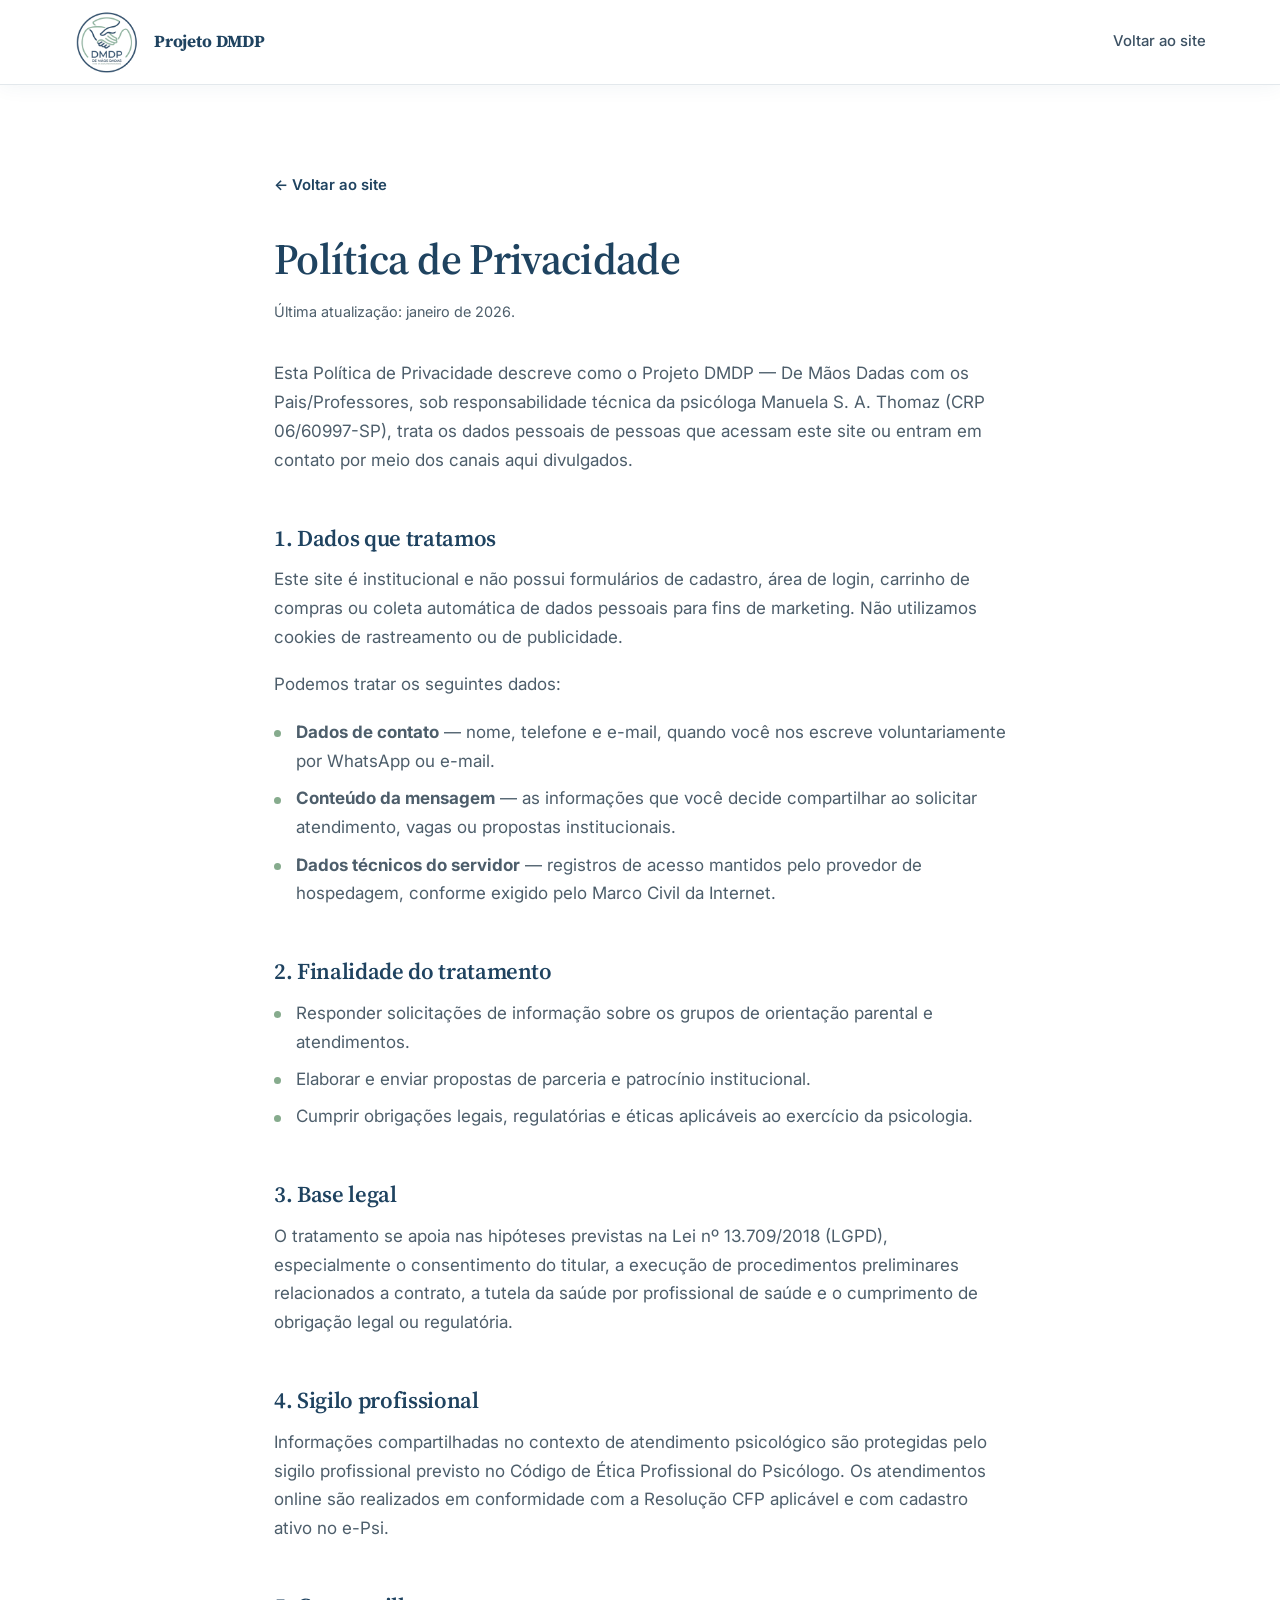
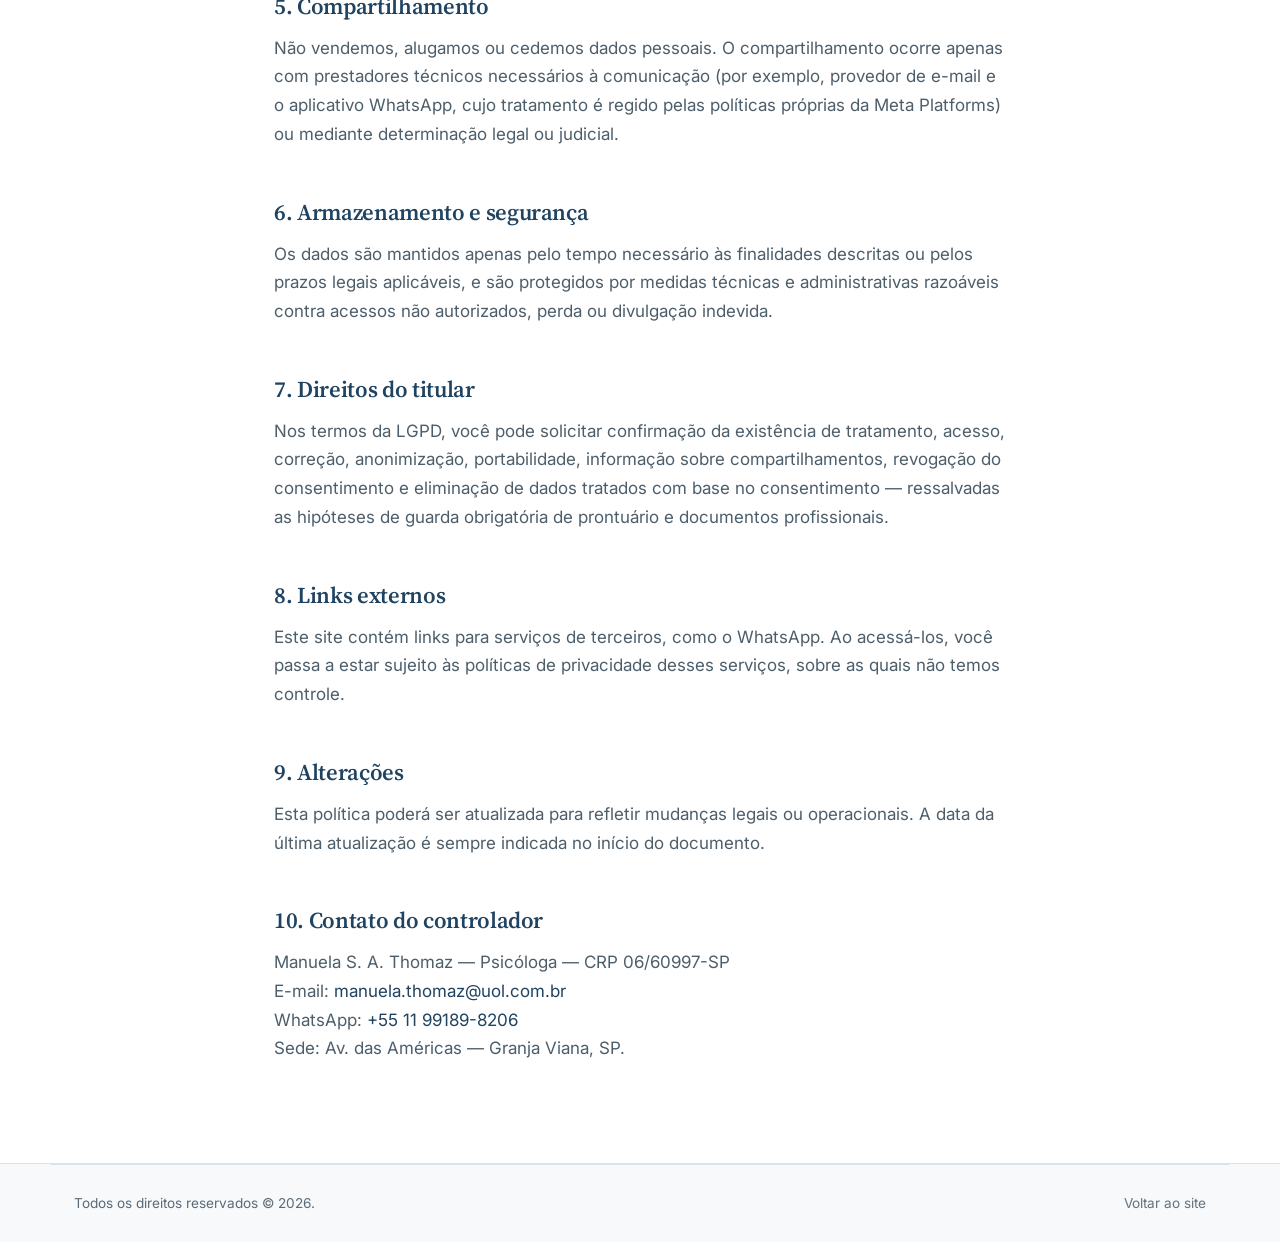
<file: politica-de-privacidade.html>
<!DOCTYPE html>
<html lang="pt-BR">
<head>
<meta charset="UTF-8">
<meta name="viewport" content="width=device-width, initial-scale=1">
<title>Política de Privacidade | Projeto DMDP</title>
<meta name="description" content="Política de Privacidade do Projeto DMDP — tratamento de dados pessoais conforme a LGPD e o Código de Ética Profissional do Psicólogo.">
<meta name="robots" content="index, follow">
<meta name="theme-color" content="#1F4360">
<link rel="canonical" href="https://www.dmdp.com.br/politica-de-privacidade.html">
<link rel="icon" href="assets/img/favicon.svg" type="image/svg+xml">
<link rel="preconnect" href="https://fonts.googleapis.com">
<link rel="preconnect" href="https://fonts.gstatic.com" crossorigin>
<link rel="stylesheet" href="https://fonts.googleapis.com/css2?family=Inter:wght@400;500;600;700&family=Source+Serif+4:opsz,wght@8..60,400;8..60,600&display=swap">
<link rel="stylesheet" href="assets/css/styles.css?v=3">
<style>
  .doc { padding: clamp(120px, 14vw, 170px) 0 clamp(60px, 8vw, 100px); }
  .doc .container { max-width: 780px; }
  .doc h1 { font-size: clamp(1.9rem, 4vw, 2.7rem); margin-bottom: .35em; }
  .doc h2 { font-size: clamp(1.15rem, 2vw, 1.42rem); margin-top: 2.2em; }
  .doc p, .doc li { color: #4d5e6b; }
  .doc ul { list-style: none; margin: 0 0 1.1em; padding: 0; }
  .doc ul li { position: relative; padding-left: 22px; margin-bottom: .5em; }
  .doc ul li::before {
    content: ""; position: absolute; left: 0; top: .72em;
    width: 7px; height: 7px; border-radius: 50%; background: var(--verde);
  }
  .doc-data { color: var(--cinza-texto); font-size: .9rem; margin-bottom: 2.4em; }
  .doc-voltar { display: inline-flex; align-items: center; gap: 8px; font-weight: 600; font-size: .93rem; margin-bottom: 2.4em; }
</style>
</head>
<body>
<a class="skip-link" href="#conteudo">Ir para o conteúdo principal</a>

<header class="site-header site-header--simples is-scrolled">
  <div class="container header-inner">
    <a class="brand" href="index.html" aria-label="Projeto DMDP — início">
      <img src="assets/img/logo.png" alt="Logotipo do Projeto DMDP — De Mãos Dadas com os Pais/Professores"
           class="brand-logo" width="200" height="200"
           onerror="this.onerror=null;this.src='assets/img/logo.svg';">
      <span class="brand-text"><strong>Projeto DMDP</strong></span>
    </a>
    <nav class="site-nav" aria-label="Navegação principal">
      <ul class="nav-list"><li><a href="index.html">Voltar ao site</a></li></ul>
    </nav>
  </div>
</header>

<main id="conteudo" class="doc">
  <div class="container">
    <a class="doc-voltar" href="index.html">&larr; Voltar ao site</a>

    <h1>Política de Privacidade</h1>
    <p class="doc-data">Última atualização: janeiro de 2026.</p>

    <p>
      Esta Política de Privacidade descreve como o Projeto DMDP — De Mãos Dadas com os Pais/Professores,
      sob responsabilidade técnica da psicóloga Manuela S. A. Thomaz (CRP 06/60997-SP), trata os dados
      pessoais de pessoas que acessam este site ou entram em contato por meio dos canais aqui divulgados.
    </p>

    <h2>1. Dados que tratamos</h2>
    <p>
      Este site é institucional e não possui formulários de cadastro, área de login, carrinho de compras
      ou coleta automática de dados pessoais para fins de marketing. Não utilizamos cookies de rastreamento
      ou de publicidade.
    </p>
    <p>Podemos tratar os seguintes dados:</p>
    <ul>
      <li><strong>Dados de contato</strong> — nome, telefone e e-mail, quando você nos escreve voluntariamente por WhatsApp ou e-mail.</li>
      <li><strong>Conteúdo da mensagem</strong> — as informações que você decide compartilhar ao solicitar atendimento, vagas ou propostas institucionais.</li>
      <li><strong>Dados técnicos do servidor</strong> — registros de acesso mantidos pelo provedor de hospedagem, conforme exigido pelo Marco Civil da Internet.</li>
    </ul>

    <h2>2. Finalidade do tratamento</h2>
    <ul>
      <li>Responder solicitações de informação sobre os grupos de orientação parental e atendimentos.</li>
      <li>Elaborar e enviar propostas de parceria e patrocínio institucional.</li>
      <li>Cumprir obrigações legais, regulatórias e éticas aplicáveis ao exercício da psicologia.</li>
    </ul>

    <h2>3. Base legal</h2>
    <p>
      O tratamento se apoia nas hipóteses previstas na Lei nº 13.709/2018 (LGPD), especialmente o
      consentimento do titular, a execução de procedimentos preliminares relacionados a contrato, a tutela
      da saúde por profissional de saúde e o cumprimento de obrigação legal ou regulatória.
    </p>

    <h2>4. Sigilo profissional</h2>
    <p>
      Informações compartilhadas no contexto de atendimento psicológico são protegidas pelo sigilo
      profissional previsto no Código de Ética Profissional do Psicólogo. Os atendimentos online são
      realizados em conformidade com a Resolução CFP aplicável e com cadastro ativo no e-Psi.
    </p>

    <h2>5. Compartilhamento</h2>
    <p>
      Não vendemos, alugamos ou cedemos dados pessoais. O compartilhamento ocorre apenas com prestadores
      técnicos necessários à comunicação (por exemplo, provedor de e-mail e o aplicativo WhatsApp, cujo
      tratamento é regido pelas políticas próprias da Meta Platforms) ou mediante determinação legal ou
      judicial.
    </p>

    <h2>6. Armazenamento e segurança</h2>
    <p>
      Os dados são mantidos apenas pelo tempo necessário às finalidades descritas ou pelos prazos legais
      aplicáveis, e são protegidos por medidas técnicas e administrativas razoáveis contra acessos não
      autorizados, perda ou divulgação indevida.
    </p>

    <h2>7. Direitos do titular</h2>
    <p>
      Nos termos da LGPD, você pode solicitar confirmação da existência de tratamento, acesso, correção,
      anonimização, portabilidade, informação sobre compartilhamentos, revogação do consentimento e
      eliminação de dados tratados com base no consentimento — ressalvadas as hipóteses de guarda
      obrigatória de prontuário e documentos profissionais.
    </p>

    <h2>8. Links externos</h2>
    <p>
      Este site contém links para serviços de terceiros, como o WhatsApp. Ao acessá-los, você passa a estar
      sujeito às políticas de privacidade desses serviços, sobre as quais não temos controle.
    </p>

    <h2>9. Alterações</h2>
    <p>
      Esta política poderá ser atualizada para refletir mudanças legais ou operacionais. A data da última
      atualização é sempre indicada no início do documento.
    </p>

    <h2>10. Contato do controlador</h2>
    <p>
      Manuela S. A. Thomaz — Psicóloga — CRP 06/60997-SP<br>
      E-mail: <a href="mailto:manuela.thomaz@uol.com.br">manuela.thomaz@uol.com.br</a><br>
      WhatsApp: <a href="https://wa.me/5511991898206" target="_blank" rel="noopener">+55 11 99189-8206</a><br>
      Sede: Av. das Américas — Granja Viana, SP.
    </p>
  </div>
</main>

<footer class="site-footer">
  <div class="container footer-bottom">
    <p>Todos os direitos reservados © 2026.</p>
    <p class="footer-bottom-nav"><a href="index.html">Voltar ao site</a></p>
  </div>
</footer>
</body>
</html>
</file>
<file: assets/css/styles.css>
/* =============================================================
   Método DMDP — De Mãos Dadas com os Pais/Professores
   Folha de estilo principal
   ============================================================= */

/* ---------- 1. Tokens ---------- */
:root {
  --azul: #1F4360;
  --azul-900: #16324a;
  --azul-700: #2a5a7f;
  --verde: #86AB8D;              /* token de marca — ícones, bordas, elementos gráficos */
  --verde-escuro: #6d9375;       /* hover de superfícies */
  --verde-texto: #4E7059;        /* derivado p/ texto sobre fundo claro — 5.3:1 */
  --verde-claro: #A8C6AE;        /* derivado p/ texto sobre o azul institucional — 5.6:1 */
  --cinza: #7A8B99;              /* token de marca — bordas, divisores, elementos gráficos */
  --cinza-texto: #5A6B79;        /* derivado p/ texto corrido — 5.2:1 sobre o fundo gelo */
  --cinza-suave: #63737F;        /* derivado p/ notas e links discretos — 4.6:1 */
  --branco: #FFFFFF;
  --gelo: #F7F9FA;
  --texto: #222222;

  --whats: #25D366;
  --whats-escuro: #1EBE5A;

  --borda: rgba(31, 67, 96, .12);
  --borda-forte: rgba(31, 67, 96, .22);

  --sombra-sm: 0 1px 2px rgba(31, 67, 96, .06), 0 2px 8px rgba(31, 67, 96, .05);
  --sombra-md: 0 4px 12px rgba(31, 67, 96, .07), 0 12px 32px rgba(31, 67, 96, .08);
  --sombra-lg: 0 8px 24px rgba(31, 67, 96, .10), 0 24px 60px rgba(31, 67, 96, .12);

  --fonte-titulo: "Source Serif 4", "Iowan Old Style", Georgia, "Times New Roman", serif;
  --fonte-texto: "Inter", -apple-system, BlinkMacSystemFont, "Segoe UI", Roboto, Helvetica, Arial, sans-serif;

  --raio-sm: 8px;
  --raio: 14px;
  --raio-lg: 22px;

  --container: 1180px;
  --header-h: 84px;

  --transicao: 240ms cubic-bezier(.2, .7, .3, 1);
}

/* ---------- 2. Reset ---------- */
*, *::before, *::after { box-sizing: border-box; }

html {
  scroll-behavior: smooth;
  scroll-padding-top: calc(var(--header-h) + 16px);
  -webkit-text-size-adjust: 100%;
}

body {
  margin: 0;
  background: var(--branco);
  color: var(--texto);
  font-family: var(--fonte-texto);
  font-size: 17px;
  line-height: 1.7;
  font-weight: 400;
  -webkit-font-smoothing: antialiased;
  -moz-osx-font-smoothing: grayscale;
  overflow-x: hidden;
}

img, svg { max-width: 100%; display: block; }
img { height: auto; }

h1, h2, h3 {
  font-family: var(--fonte-titulo);
  color: var(--azul);
  line-height: 1.18;
  letter-spacing: -.015em;
  margin: 0 0 .6em;
  font-weight: 600;
}

p { margin: 0 0 1.1em; }
p:last-child { margin-bottom: 0; }

a { color: var(--azul); text-decoration: none; transition: color var(--transicao); }
a:hover { color: var(--verde-texto); }

ul { margin: 0; padding: 0; list-style: none; }

button { font: inherit; color: inherit; }

/* Foco acessível */
:focus-visible {
  outline: 3px solid var(--verde);
  outline-offset: 3px;
  border-radius: 4px;
}
.section-azul :focus-visible,
.hero :focus-visible,
.cta-box :focus-visible { outline-color: #cfe3d4; }

.skip-link {
  position: absolute;
  left: -9999px;
  top: 0;
  z-index: 999;
  background: var(--azul);
  color: #fff;
  padding: 12px 20px;
  border-radius: 0 0 var(--raio-sm) 0;
  font-weight: 600;
}
.skip-link:focus {
  left: 0;
  color: #fff;
}

/* ---------- 3. Layout ---------- */
.container {
  width: 100%;
  max-width: var(--container);
  margin-inline: auto;
  padding-inline: 24px;
}

.section {
  position: relative;
  padding: clamp(64px, 8vw, 118px) 0;
}
.section-gelo { background: var(--gelo); }
.section-azul { background: var(--azul); color: rgba(255, 255, 255, .88); }
.section-azul h2, .section-azul h3 { color: #fff; }

.section-head { max-width: 780px; margin-bottom: clamp(38px, 5vw, 60px); }
.section-head .lead { margin-bottom: 0; }

h1 { font-size: clamp(2.1rem, 5.2vw, 3.55rem); }
h2 { font-size: clamp(1.65rem, 3.3vw, 2.5rem); }
h3 { font-size: clamp(1.12rem, 1.7vw, 1.33rem); font-weight: 600; }

.lead {
  font-size: clamp(1.02rem, 1.35vw, 1.14rem);
  color: #495a68;
  line-height: 1.78;
}
.section-azul .lead { color: rgba(255, 255, 255, .85); }

.eyebrow {
  font-family: var(--fonte-texto);
  font-size: .74rem;
  font-weight: 600;
  letter-spacing: .17em;
  text-transform: uppercase;
  color: var(--verde-claro); /* padrão: sobre o azul institucional */
  margin: 0 0 .9em;
  display: flex;
  align-items: center;
  gap: 12px;
}
.eyebrow::after {
  content: "";
  flex: 0 0 42px;
  height: 1px;
  background: currentColor;
  opacity: .5;
}
.eyebrow-dark { color: var(--verde-texto); }

.grid { display: grid; gap: clamp(20px, 2.4vw, 30px); }
.grid-2 { grid-template-columns: repeat(2, 1fr); }
.grid-3 { grid-template-columns: repeat(3, 1fr); }

/* ---------- 4. Botões ---------- */
.btn {
  --btn-bg: var(--azul);
  --btn-fg: #fff;
  display: inline-flex;
  align-items: center;
  justify-content: center;
  gap: 10px;
  background: var(--btn-bg);
  color: var(--btn-fg);
  font-family: var(--fonte-texto);
  font-size: .95rem;
  font-weight: 600;
  letter-spacing: .005em;
  line-height: 1.25;
  padding: 14px 26px;
  border: 1px solid transparent;
  border-radius: 999px;
  cursor: pointer;
  text-align: center;
  transition: transform var(--transicao), box-shadow var(--transicao),
              background-color var(--transicao), color var(--transicao),
              border-color var(--transicao);
}
.btn:hover {
  color: var(--btn-fg);
  transform: translateY(-2px);
  box-shadow: var(--sombra-md);
}
.btn:active { transform: translateY(0); }

.btn-lg { padding: 17px 32px; font-size: 1rem; }

.btn .ico { width: 21px; height: 21px; flex: 0 0 21px; }

.btn-whats { --btn-bg: var(--whats); --btn-fg: #06331a; }
.btn-whats:hover { --btn-bg: var(--whats-escuro); box-shadow: 0 10px 28px rgba(37, 211, 102, .32); }

.btn-verde { --btn-bg: var(--verde); --btn-fg: #12331d; }
.btn-verde:hover { --btn-bg: #97bb9e; box-shadow: 0 10px 28px rgba(134, 171, 141, .32); }

.btn-ghost {
  --btn-bg: transparent;
  --btn-fg: #fff;
  border-color: rgba(255, 255, 255, .42);
}
.btn-ghost:hover { --btn-bg: rgba(255, 255, 255, .10); border-color: rgba(255, 255, 255, .8); }

.btn-outline-light {
  --btn-bg: transparent;
  --btn-fg: #fff;
  border-color: rgba(255, 255, 255, .45);
}
.btn-outline-light:hover { --btn-bg: rgba(255, 255, 255, .12); border-color: #fff; }

.btn-nav { padding: 11px 20px; font-size: .88rem; white-space: nowrap; --btn-bg: var(--verde); --btn-fg: #12331d; }
.btn-nav:hover { --btn-bg: var(--azul); --btn-fg: #fff; }
.btn-nav .ico { width: 18px; height: 18px; flex-basis: 18px; }

/* ---------- 5. Cabeçalho ---------- */
.site-header {
  position: fixed;
  inset: 0 0 auto 0;
  z-index: 100;
  background: rgba(255, 255, 255, .86);
  backdrop-filter: saturate(180%) blur(14px);
  -webkit-backdrop-filter: saturate(180%) blur(14px);
  border-bottom: 1px solid transparent;
  transition: background-color var(--transicao), border-color var(--transicao),
              box-shadow var(--transicao);
}
.site-header.is-scrolled {
  background: rgba(255, 255, 255, .95);
  border-bottom-color: var(--borda);
  box-shadow: 0 1px 20px rgba(31, 67, 96, .06);
}

.header-inner {
  min-height: var(--header-h);
  display: flex;
  align-items: center;
  justify-content: space-between;
  gap: 24px;
}

.brand { display: flex; align-items: center; gap: 14px; flex: 0 0 auto; }
.brand-logo { height: 66px; width: auto; object-fit: contain; }

.brand-text { display: flex; flex-direction: column; line-height: 1.25; }
.brand-text strong {
  font-family: var(--fonte-titulo);
  font-size: 1.06rem;
  font-weight: 700;
  color: var(--azul);
  letter-spacing: -.01em;
  white-space: nowrap;
}

.site-nav { display: flex; align-items: center; gap: 30px; flex: 0 1 auto; }

.nav-list { display: flex; align-items: center; gap: 26px; }
.nav-list a {
  position: relative;
  font-size: .93rem;
  font-weight: 500;
  color: #3c5163;
  padding: 6px 0;
  white-space: nowrap;
}
.nav-list a::after {
  content: "";
  position: absolute;
  left: 0; bottom: 0;
  width: 100%;
  height: 2px;
  background: var(--verde);
  transform: scaleX(0);
  transform-origin: left;
  transition: transform var(--transicao);
}
.nav-list a:hover { color: var(--azul); }
.nav-list a:hover::after,
.nav-list a.is-active::after { transform: scaleX(1); }
.nav-list a.is-active { color: var(--azul); font-weight: 600; }

.nav-toggle {
  display: none;
  width: 46px; height: 46px;
  align-items: center;
  justify-content: center;
  background: transparent;
  border: 1px solid var(--borda-forte);
  border-radius: 50%;
  cursor: pointer;
  transition: background-color var(--transicao), border-color var(--transicao);
}
.nav-toggle:hover { background: rgba(31, 67, 96, .06); }
.nav-toggle-bars { display: block; width: 20px; height: 14px; position: relative; }
.nav-toggle-bars span {
  position: absolute;
  left: 0;
  width: 100%;
  height: 2px;
  background: var(--azul);
  border-radius: 2px;
  transition: transform var(--transicao), opacity var(--transicao), top var(--transicao);
}
.nav-toggle-bars span:nth-child(1) { top: 0; }
.nav-toggle-bars span:nth-child(2) { top: 6px; }
.nav-toggle-bars span:nth-child(3) { top: 12px; }
.nav-toggle[aria-expanded="true"] .nav-toggle-bars span:nth-child(1) { top: 6px; transform: rotate(45deg); }
.nav-toggle[aria-expanded="true"] .nav-toggle-bars span:nth-child(2) { opacity: 0; }
.nav-toggle[aria-expanded="true"] .nav-toggle-bars span:nth-child(3) { top: 6px; transform: rotate(-45deg); }

.nav-backdrop {
  position: fixed;
  inset: 0;
  z-index: 90;
  background: rgba(31, 67, 96, .32);
  backdrop-filter: blur(2px);
  animation: fade-in 220ms ease both;
}
@keyframes fade-in { from { opacity: 0 } to { opacity: 1 } }

/* Cabeçalho reduzido das páginas internas: um único link, sem menu retrátil.
   Sem este bloco, a regra off-canvas de ≤1080px empurra a navegação para fora
   da tela — e como essas páginas não têm botão hambúrguer, o link fica
   inalcançável pelo mouse e, pior, ainda focalizável pelo teclado. */
.site-header--simples .site-nav {
  position: static;
  width: auto;
  height: auto;
  flex-direction: row;
  gap: 0;
  padding: 0;
  background: none;
  border-left: 0;
  box-shadow: none;
  transform: none;
  overflow: visible;
}
.site-header--simples .nav-list { flex-direction: row; }
.site-header--simples .nav-list a {
  display: inline-block;
  padding: 6px 0;
  font-size: .93rem;
}

/* ---------- 6. Hero ---------- */
.hero {
  position: relative;
  isolation: isolate;
  background: var(--azul);
  color: #fff;
  padding: calc(var(--header-h) + clamp(64px, 9vw, 120px)) 0 clamp(72px, 9vw, 126px);
  overflow: hidden;
}
.hero-art { position: absolute; inset: 0; z-index: -2; }
.hero-art svg { width: 100%; height: 100%; }
.hero-overlay {
  position: absolute;
  inset: 0;
  z-index: -1;
  background:
    radial-gradient(120% 90% at 12% 40%, rgba(22, 50, 74, .92) 0%, rgba(31, 67, 96, .74) 55%, rgba(31, 67, 96, .55) 100%),
    linear-gradient(180deg, rgba(31, 67, 96, .5) 0%, rgba(22, 50, 74, .72) 100%);
}

/* O limite acomoda "De Mãos Dadas com os Pais/Professores" numa linha só
   no desktop (a linha pede ~900px); abaixo disso o título quebraria em três. */
.hero h1 { color: #fff; margin-bottom: .48em; max-width: 960px; text-wrap: balance; }
.hero-sub {
  font-size: clamp(1.04rem, 1.55vw, 1.22rem);
  color: rgba(255, 255, 255, .88);
  line-height: 1.72;
  max-width: 660px;
  margin-bottom: 2.2em;
}

.hero-actions { display: flex; flex-wrap: wrap; gap: 14px; }

.hero-marks {
  display: flex;
  flex-wrap: wrap;
  gap: 12px 30px;
  margin-top: clamp(38px, 5vw, 58px);
  padding-top: 26px;
  border-top: 1px solid rgba(255, 255, 255, .18);
}
.hero-marks li {
  display: flex;
  align-items: center;
  gap: 9px;
  font-size: .85rem;
  letter-spacing: .04em;
  color: rgba(255, 255, 255, .78);
}
.hero-marks li::before {
  content: "";
  width: 7px; height: 7px;
  border-radius: 50%;
  background: var(--verde);
  flex: 0 0 7px;
}

/* ---------- 7. Cards ---------- */
.card {
  position: relative;
  background: var(--branco);
  border: 1px solid var(--borda);
  border-radius: var(--raio-lg);
  padding: clamp(28px, 3vw, 40px);
  box-shadow: var(--sombra-sm);
  transition: transform var(--transicao), box-shadow var(--transicao), border-color var(--transicao);
}
.card::before {
  content: "";
  position: absolute;
  left: clamp(28px, 3vw, 40px);
  top: 0;
  width: 46px;
  height: 3px;
  background: var(--verde);
  border-radius: 0 0 3px 3px;
  opacity: 0;
  transition: opacity var(--transicao), width var(--transicao);
}
.card:hover {
  transform: translateY(-5px);
  box-shadow: var(--sombra-md);
  border-color: rgba(134, 171, 141, .5);
}
.card:hover::before { opacity: 1; width: 72px; }
.card p { color: #4d5e6b; margin-bottom: 0; }
.card-flat { box-shadow: none; background: var(--gelo); border-color: rgba(31, 67, 96, .09); }
.card-flat:hover { background: var(--branco); box-shadow: var(--sombra-md); }

.card-icon {
  display: inline-flex;
  align-items: center;
  justify-content: center;
  width: 56px; height: 56px;
  border-radius: 16px;
  background: rgba(134, 171, 141, .14);
  color: var(--azul);
  margin-bottom: 22px;
  transition: background-color var(--transicao), color var(--transicao);
}
.card-icon svg { width: 28px; height: 28px; }
.card:hover .card-icon { background: var(--azul); color: #fff; }
.icon-alert { background: rgba(31, 67, 96, .09); }

/* ---------- 8. Indicadores / Relatório piloto ---------- */
.ind-label {
  font-size: .74rem;
  font-weight: 600;
  letter-spacing: .14em;
  text-transform: uppercase;
  color: var(--cinza-texto);
  margin-bottom: .5em;
}
.ind-number {
  font-family: var(--fonte-titulo);
  font-size: clamp(1.9rem, 3vw, 2.4rem);
  font-weight: 600;
  color: var(--azul);
  line-height: 1.15;
  margin-bottom: .55em;
}
.ind-number span { font-size: .48em; font-weight: 400; color: var(--cinza-texto); display: block; letter-spacing: .04em; }
.ind-number-text { font-size: clamp(1.18rem, 1.8vw, 1.42rem); line-height: 1.3; }

.resultados {
  display: grid;
  grid-template-columns: repeat(3, 1fr);
  gap: 1px;
  margin-top: clamp(28px, 3.5vw, 44px);
  background: var(--borda);
  border: 1px solid var(--borda);
  border-radius: var(--raio);
  overflow: hidden;
}
.resultados li {
  background: var(--branco);
  padding: 26px 28px;
  font-size: .95rem;
  color: #4d5e6b;
}
.resultados strong {
  display: block;
  font-family: var(--fonte-texto);
  font-size: .72rem;
  font-weight: 700;
  letter-spacing: .15em;
  text-transform: uppercase;
  color: var(--verde-texto);
  margin-bottom: .5em;
}

.citacao {
  position: relative;
  margin: clamp(42px, 5vw, 66px) 0 0;
  padding: clamp(34px, 4vw, 52px) clamp(28px, 4vw, 60px);
  background: var(--gelo);
  border-left: 3px solid var(--verde);
  border-radius: 0 var(--raio) var(--raio) 0;
}
.citacao-mark {
  position: absolute;
  top: 6px;
  left: clamp(18px, 3vw, 34px);
  font-family: var(--fonte-titulo);
  font-size: 5.5rem;
  line-height: 1;
  color: var(--verde);
  opacity: .28;
  pointer-events: none;
}
.citacao blockquote { margin: 0; position: relative; }
.citacao blockquote p {
  font-family: var(--fonte-titulo);
  font-size: clamp(1.12rem, 1.9vw, 1.42rem);
  line-height: 1.6;
  color: var(--azul);
  font-weight: 400;
  margin-bottom: 1.1em;
}
.citacao figcaption {
  font-size: .87rem;
  color: var(--cinza-texto);
  letter-spacing: .02em;
  font-weight: 500;
}
.citacao figcaption span { color: var(--cinza-suave); }

/* ---------- 9. Impacto Social / ESG ---------- */
.section-azul { position: relative; overflow: hidden; }
.esg-art { position: absolute; inset: 0; opacity: .9; pointer-events: none; }
.esg-art svg { width: 100%; height: 100%; }
.esg-inner { position: relative; }

.esg-pilares { margin-top: clamp(8px, 2vw, 18px); }
.pilar {
  background: rgba(255, 255, 255, .05);
  border: 1px solid rgba(255, 255, 255, .14);
  border-radius: var(--raio-lg);
  padding: clamp(26px, 2.8vw, 36px);
  transition: transform var(--transicao), background-color var(--transicao), border-color var(--transicao);
}
.pilar:hover {
  transform: translateY(-5px);
  background: rgba(255, 255, 255, .085);
  border-color: rgba(134, 171, 141, .6);
}
.pilar h3 { font-size: 1.1rem; margin-bottom: .55em; }
.pilar p { color: rgba(255, 255, 255, .74); font-size: .95rem; margin-bottom: 0; }
.pilar-icon {
  display: inline-flex;
  align-items: center;
  justify-content: center;
  width: 52px; height: 52px;
  border-radius: 14px;
  background: rgba(134, 171, 141, .18);
  color: var(--verde);
  margin-bottom: 20px;
}
.pilar-icon svg { width: 27px; height: 27px; }

.esg-cta {
  margin-top: clamp(38px, 4.5vw, 58px);
  padding-top: clamp(30px, 3.5vw, 42px);
  border-top: 1px solid rgba(255, 255, 255, .16);
  display: flex;
  flex-wrap: wrap;
  align-items: center;
  gap: 18px 30px;
}
.esg-nota { color: rgba(255, 255, 255, .62); font-size: .89rem; margin: 0; max-width: 360px; }

/* ---------- 10. Para Famílias ---------- */
.familias-grid {
  display: grid;
  grid-template-columns: 1.35fr 1fr;
  gap: clamp(32px, 4.5vw, 68px);
  align-items: start;
}
.familias-texto .lead { margin-bottom: 2em; }

.destaques { display: grid; gap: 18px; margin-bottom: 34px; }
.destaques li {
  display: flex;
  gap: 16px;
  align-items: flex-start;
  padding: 20px 22px;
  background: var(--gelo);
  border: 1px solid var(--borda);
  border-radius: var(--raio);
  transition: transform var(--transicao), border-color var(--transicao), box-shadow var(--transicao);
}
.destaques li:hover {
  transform: translateX(4px);
  border-color: rgba(134, 171, 141, .55);
  box-shadow: var(--sombra-sm);
}
.destaque-icon {
  display: inline-flex;
  align-items: center;
  justify-content: center;
  width: 42px; height: 42px;
  flex: 0 0 42px;
  border-radius: 12px;
  background: rgba(134, 171, 141, .18);
  color: var(--azul);
}
.destaque-icon svg { width: 22px; height: 22px; }
.destaques strong {
  display: block;
  font-size: 1rem;
  color: var(--azul);
  font-weight: 600;
  margin-bottom: 2px;
}
.destaques span { font-size: .92rem; color: #566674; line-height: 1.6; }

.familias-quadro {
  background: var(--azul);
  color: rgba(255, 255, 255, .85);
  border-radius: var(--raio-lg);
  padding: clamp(28px, 3vw, 40px);
  box-shadow: var(--sombra-lg);
  position: sticky;
  top: calc(var(--header-h) + 24px);
}
.familias-quadro h3 {
  color: #fff;
  font-size: 1.15rem;
  padding-bottom: 18px;
  margin-bottom: 6px;
  border-bottom: 1px solid rgba(255, 255, 255, .18);
}
.quadro-lista { margin: 0; }
.quadro-lista > div {
  display: flex;
  justify-content: space-between;
  align-items: baseline;
  gap: 16px;
  padding: 15px 0;
  border-bottom: 1px solid rgba(255, 255, 255, .1);
}
.quadro-lista > div:last-child { border-bottom: 0; padding-bottom: 0; }
.quadro-lista dt {
  font-size: .74rem;
  letter-spacing: .14em;
  text-transform: uppercase;
  color: var(--verde-claro);
  font-weight: 600;
  flex: 0 0 auto;
}
.quadro-lista dd {
  margin: 0;
  text-align: right;
  font-size: .95rem;
  color: rgba(255, 255, 255, .9);
}

/* ---------- 11. Coordenação Técnica ---------- */
.coord-card {
  display: grid;
  grid-template-columns: 150px 1fr;
  gap: clamp(26px, 4vw, 52px);
  align-items: center;
  background: var(--branco);
  border: 1px solid var(--borda);
  border-radius: var(--raio-lg);
  padding: clamp(30px, 4vw, 52px);
  box-shadow: var(--sombra-sm);
  max-width: 960px;
}
.coord-selo {
  width: 150px;
  aspect-ratio: 1;
  display: flex;
  align-items: center;
  justify-content: center;
}
.coord-selo svg { width: 100%; height: 100%; }
.coord-conteudo h3 { font-size: clamp(1.35rem, 2.2vw, 1.7rem); margin-bottom: .18em; }
.coord-cargo {
  font-size: .82rem;
  font-weight: 600;
  letter-spacing: .13em;
  text-transform: uppercase;
  color: var(--verde-texto);
  margin-bottom: 1.3em;
}
.coord-conteudo > p:last-of-type { color: #4d5e6b; }
.coord-tags {
  display: flex;
  flex-wrap: wrap;
  gap: 9px;
  margin-top: 26px;
}
.coord-tags li {
  font-size: .8rem;
  color: #4c5f6e;
  background: var(--gelo);
  border: 1px solid var(--borda);
  border-radius: 999px;
  padding: 6px 15px;
  letter-spacing: .02em;
}

/* ---------- 12. CTA final ---------- */
.section-cta { background: var(--branco); }
.cta-box {
  position: relative;
  overflow: hidden;
  isolation: isolate;
  background: var(--azul);
  color: rgba(255, 255, 255, .85);
  border-radius: clamp(20px, 3vw, 32px);
  padding: clamp(40px, 6vw, 78px) clamp(28px, 5vw, 72px);
  text-align: center;
  box-shadow: var(--sombra-lg);
}
.cta-box::before {
  content: "";
  position: absolute;
  z-index: -1;
  width: 460px; height: 460px;
  right: -140px; top: -190px;
  border-radius: 50%;
  border: 1px solid rgba(134, 171, 141, .34);
  box-shadow: 0 0 0 60px rgba(134, 171, 141, .05);
}
.cta-box::after {
  content: "";
  position: absolute;
  z-index: -1;
  width: 340px; height: 340px;
  left: -130px; bottom: -170px;
  border-radius: 50%;
  border: 1px solid rgba(134, 171, 141, .26);
}
.cta-box h2 {
  color: #fff;
  max-width: 720px;
  margin-inline: auto;
  text-wrap: balance;
}
.cta-box > p {
  max-width: 580px;
  margin: 0 auto 2.1em;
  color: rgba(255, 255, 255, .8);
  font-size: 1.03rem;
}
.cta-actions {
  display: flex;
  flex-wrap: wrap;
  justify-content: center;
  gap: 14px;
}

/* ---------- 13. Rodapé ---------- */
.site-footer {
  background: var(--gelo);
  border-top: 1px solid var(--borda);
  color: var(--cinza-texto);
  font-size: .92rem;
}
.footer-inner {
  display: grid;
  grid-template-columns: 1fr 1.5fr 1fr;
  gap: clamp(30px, 4vw, 60px);
  padding-block: clamp(46px, 6vw, 72px);
}
.footer-logo { height: 96px; width: auto; margin-bottom: 16px; }
.footer-lema {
  font-family: var(--fonte-titulo);
  font-size: .95rem;
  color: var(--azul);
  max-width: 220px;
}
.footer-title {
  font-family: var(--fonte-texto);
  font-size: .74rem;
  font-weight: 700;
  letter-spacing: .16em;
  text-transform: uppercase;
  color: var(--azul);
  margin-bottom: 1.4em;
}
.site-footer p { margin-bottom: .55em; line-height: 1.65; }
.footer-etica {
  margin-top: 1.1em;
  padding-top: 1.1em;
  border-top: 1px solid var(--borda);
  font-size: .86rem;
  color: var(--cinza-suave);
  max-width: 480px;
}
.site-footer a { color: var(--azul); }
.site-footer a:hover { color: var(--verde-texto); text-decoration: underline; text-underline-offset: 3px; }

.footer-links {
  display: flex;
  flex-wrap: wrap;
  gap: 2px 20px;
  margin-top: 20px;
  padding-top: 12px;
  border-top: 1px solid var(--borda);
}
.footer-links a {
  display: inline-block;
  padding: 6px 0;          /* garante alvo de toque de 24px+ */
  font-size: .88rem;
  color: var(--cinza-suave);
}
.footer-links a:hover { color: var(--azul); }

.footer-bottom {
  display: flex;
  flex-wrap: wrap;
  justify-content: space-between;
  align-items: center;
  gap: 10px 20px;
  padding-block: 22px;
  border-top: 1px solid var(--borda);
  font-size: .85rem;
}
.footer-bottom p { margin: 0; }
.footer-bottom-nav a { display: inline-block; padding: 5px 0; color: var(--cinza-suave); }

/* ---------- 14. WhatsApp flutuante ---------- */
.whats-float {
  position: fixed;
  right: 20px;
  bottom: 20px;
  z-index: 95;
  width: 56px; height: 56px;
  display: flex;
  align-items: center;
  justify-content: center;
  border-radius: 50%;
  background: var(--whats);
  color: #06331a;
  box-shadow: 0 6px 20px rgba(6, 51, 26, .28);
  opacity: 0;
  visibility: hidden;
  transform: translateY(14px) scale(.9);
  transition: opacity var(--transicao), transform var(--transicao),
              visibility var(--transicao), box-shadow var(--transicao);
}
.whats-float.is-visible { opacity: 1; visibility: visible; transform: none; }
.whats-float:hover {
  color: #06331a;
  background: var(--whats-escuro);
  transform: translateY(-3px);
  box-shadow: 0 12px 28px rgba(6, 51, 26, .34);
}
.whats-float svg { width: 30px; height: 30px; }

/* ---------- 15. Animações de entrada ---------- */
.reveal {
  opacity: 0;
  transform: translateY(22px);
  transition: opacity 700ms cubic-bezier(.2, .7, .3, 1),
              transform 700ms cubic-bezier(.2, .7, .3, 1);
  will-change: opacity, transform;
}
.reveal.is-visible { opacity: 1; transform: none; }
.no-js .reveal { opacity: 1; transform: none; }

/* ---------- 16. Responsividade ---------- */
@media (max-width: 1240px) {
  .nav-list { gap: 20px; }
  .site-nav { gap: 22px; }
}

/* Menu compacto — entra antes que a barra fique apertada */
@media (max-width: 1080px) {
  :root { --header-h: 74px; }

  .nav-toggle { display: inline-flex; }

  .site-nav {
    position: fixed;
    top: var(--header-h);
    right: 0;
    z-index: 95;
    width: min(340px, 88vw);
    height: calc(100dvh - var(--header-h));
    flex-direction: column;
    align-items: stretch;
    justify-content: flex-start;
    gap: 0;
    padding: 26px 26px 40px;
    background: var(--branco);
    border-left: 1px solid var(--borda);
    box-shadow: -18px 0 44px rgba(31, 67, 96, .12);
    transform: translateX(105%);
    transition: transform 320ms cubic-bezier(.2, .7, .3, 1);
    overflow-y: auto;
  }
  .site-nav.is-open { transform: none; }

  .nav-list { flex-direction: column; align-items: stretch; gap: 0; }
  .nav-list li + li { border-top: 1px solid var(--borda); }
  .nav-list a { display: block; padding: 16px 2px; font-size: 1.02rem; }
  .nav-list a::after { display: none; }

  .btn-nav { margin-top: 26px; width: 100%; padding: 15px 20px; font-size: .95rem; }

  .brand-logo { height: 54px; }
  .brand-text strong { font-size: .98rem; }
}

@media (max-width: 960px) {
  .grid-3 { grid-template-columns: 1fr; }

  .familias-grid { grid-template-columns: 1fr; }
  .familias-quadro { position: static; }

  .footer-inner { grid-template-columns: 1fr 1fr; }
  .footer-brand { grid-column: 1 / -1; }
}

@media (max-width: 700px) {
  body { font-size: 16px; }
  .container { padding-inline: 20px; }

  .grid-2 { grid-template-columns: 1fr; }
  .resultados { grid-template-columns: 1fr; }

  .hero-actions .btn,
  .cta-actions .btn,
  .familias-texto .btn,
  .esg-cta .btn { width: 100%; }

  .esg-cta { flex-direction: column; align-items: stretch; }
  .esg-nota { max-width: none; text-align: center; }

  .hero-marks { gap: 10px 20px; }
  .hero-marks li { font-size: .8rem; }

  .coord-card { grid-template-columns: 1fr; text-align: left; }
  .coord-selo { width: 108px; }

  .citacao { padding-inline: 24px; }
  .citacao-mark { font-size: 4rem; left: 12px; }

  .quadro-lista > div { flex-direction: column; gap: 4px; }
  .quadro-lista dd { text-align: left; }

  .footer-inner { grid-template-columns: 1fr; gap: 34px; }
  .footer-bottom { justify-content: flex-start; }

  .whats-float { right: 16px; bottom: 16px; width: 52px; height: 52px; }
  .whats-float svg { width: 27px; height: 27px; }
}

@media (max-width: 380px) {
  .brand-text { display: none; }
  .brand-logo { height: 48px; }
}

/* ---------- 17. Preferências do usuário ---------- */
@media (prefers-reduced-motion: reduce) {
  html { scroll-behavior: auto; }
  *, *::before, *::after {
    animation-duration: .001ms !important;
    animation-iteration-count: 1 !important;
    transition-duration: .001ms !important;
  }
  .reveal { opacity: 1; transform: none; }
}

@media print {
  .site-header, .whats-float, .nav-backdrop, .hero-art, .esg-art { display: none !important; }
  .reveal { opacity: 1; transform: none; }
  body { font-size: 12pt; }
  .hero, .section-azul, .cta-box { background: #fff !important; color: #000 !important; }
  .hero h1, .section-azul h2, .section-azul h3, .cta-box h2 { color: #000 !important; }
}
</file>
